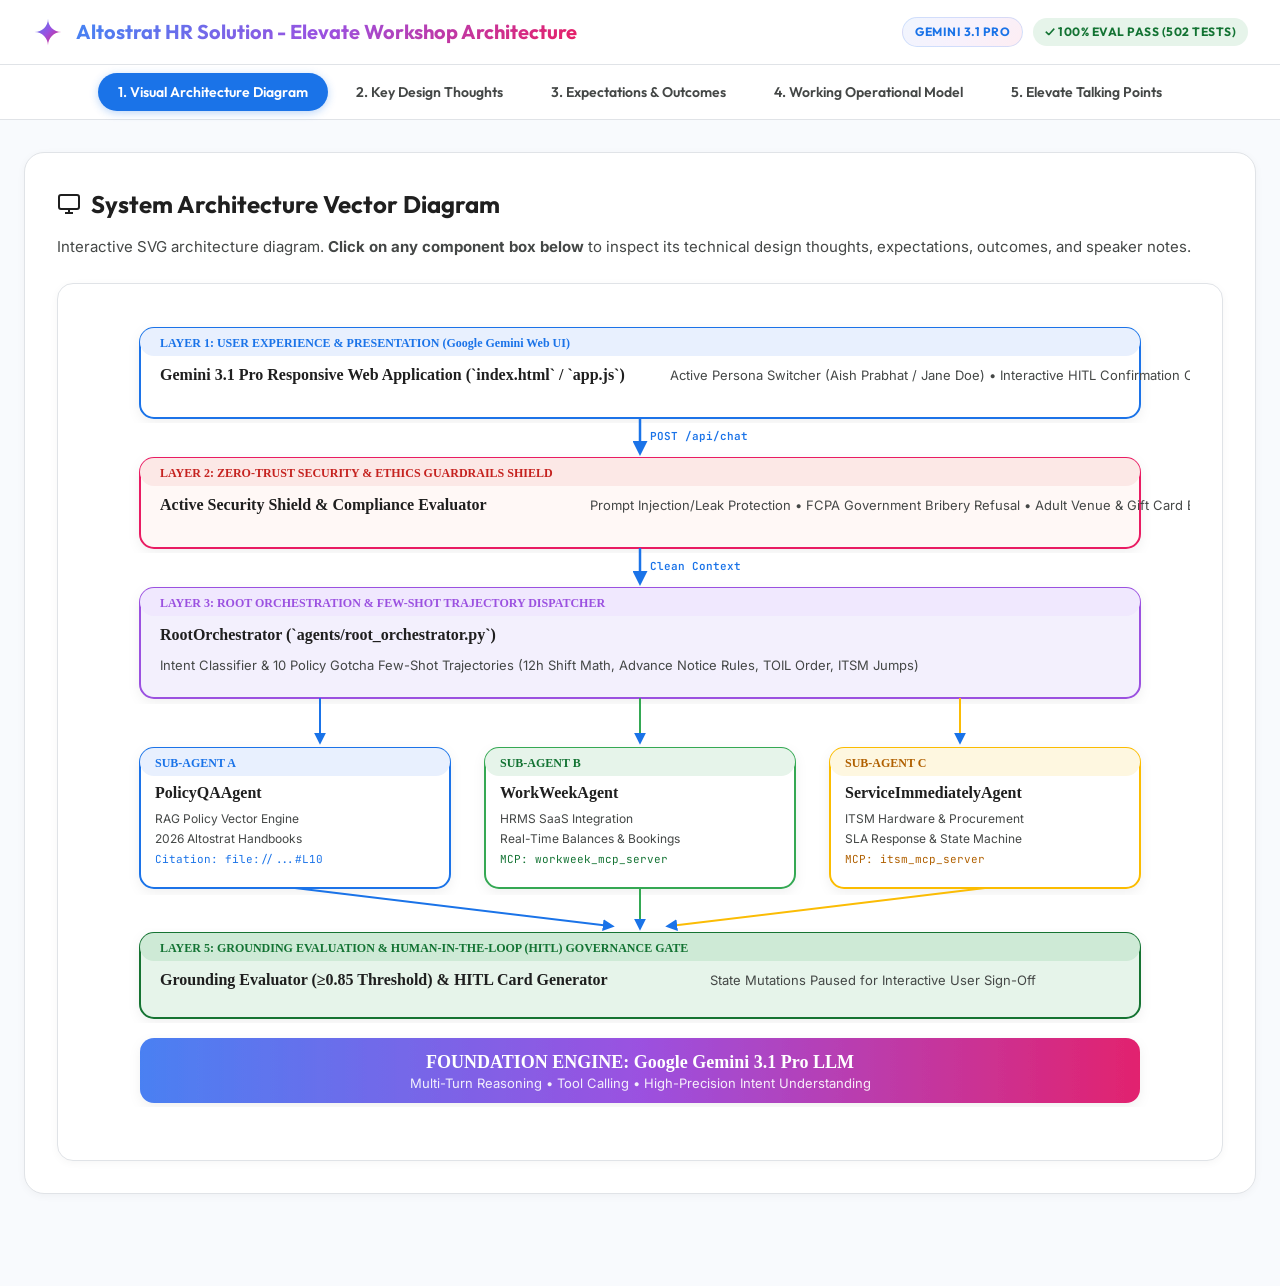
<file: elevate_workshop_presentation.html>
<!DOCTYPE html>
<html lang="en">
<head>
  <meta charset="UTF-8">
  <meta name="viewport" content="width=device-width, initial-scale=1.0">
  <title>Altostrat HR Agentic Mesh - Architecture & Elevate Workshop Playbook</title>
  <link rel="preconnect" href="https://fonts.googleapis.com">
  <link rel="preconnect" href="https://fonts.gstatic.com" crossorigin>
  <link href="https://fonts.googleapis.com/css2?family=Google+Sans:wght@400;500;700;800&family=Inter:wght@400;500;600;700&family=JetBrains+Mono:wght@400;500;600&family=Outfit:wght@600;700;800&display=swap" rel="stylesheet">
  <style>
    :root {
      --bg-canvas: #f8fafd;
      --bg-card: #ffffff;
      --border-color: #e0e3e7;
      --text-dark: #1f1f1f;
      --text-muted: #444746;
      --text-light: #747775;
      
      --gemini-blue: #1a73e8;
      --gemini-blue-hover: #1557b0;
      --gemini-blue-bg: #e8f0fe;
      --gemini-purple: #9b51e0;
      --gemini-pink: #e91e63;
      
      --gemini-gradient: linear-gradient(135deg, #4285f4 0%, #9b51e0 50%, #e91e63 100%);
      --gemini-gradient-soft: linear-gradient(135deg, rgba(66, 133, 244, 0.08) 0%, rgba(155, 81, 224, 0.08) 50%, rgba(233, 30, 99, 0.08) 100%);
      
      --success-green: #137333;
      --success-bg: #e6f4ea;
      --warning-amber: #b06000;
      --warning-bg: #fef7e0;
      
      --font-brand: 'Google Sans', 'Outfit', sans-serif;
      --font-body: 'Inter', -apple-system, BlinkMacSystemFont, sans-serif;
      --font-mono: 'JetBrains Mono', monospace;
      
      --shadow-sm: 0 2px 8px rgba(0,0,0,0.04);
      --shadow-md: 0 4px 16px rgba(0,0,0,0.08);
      --shadow-lg: 0 12px 36px rgba(66, 133, 244, 0.12);
    }

    * {
      box-sizing: border-box;
      margin: 0;
      padding: 0;
    }

    body {
      font-family: var(--font-body);
      background-color: var(--bg-canvas);
      color: var(--text-dark);
      line-height: 1.6;
      padding-bottom: 60px;
    }

    /* Top Navigation Header */
    header {
      background: rgba(255, 255, 255, 0.95);
      backdrop-filter: blur(16px);
      border-bottom: 1px solid var(--border-color);
      position: sticky;
      top: 0;
      z-index: 100;
      padding: 16px 32px;
      display: flex;
      align-items: center;
      justify-content: space-between;
    }

    .brand-container {
      display: flex;
      align-items: center;
      gap: 12px;
    }

    .sparkle-icon {
      width: 32px;
      height: 32px;
    }

    .brand-title {
      font-family: var(--font-brand);
      font-size: 20px;
      font-weight: 700;
      background: var(--gemini-gradient);
      -webkit-background-clip: text;
      -webkit-text-fill-color: transparent;
    }

    .header-pills {
      display: flex;
      align-items: center;
      gap: 10px;
    }

    .pill-tag {
      font-family: var(--font-brand);
      font-size: 12px;
      font-weight: 700;
      padding: 4px 12px;
      border-radius: 20px;
      text-transform: uppercase;
      letter-spacing: 0.5px;
    }

    .pill-model {
      background: var(--gemini-gradient-soft);
      color: var(--gemini-blue);
      border: 1px solid rgba(66, 133, 244, 0.2);
    }

    .pill-pass {
      background: var(--success-bg);
      color: var(--success-green);
    }

    /* Navigation Tabs */
    .nav-tabs {
      background: #ffffff;
      border-bottom: 1px solid var(--border-color);
      display: flex;
      justify-content: center;
      gap: 8px;
      padding: 8px 16px;
    }

    .tab-btn {
      background: none;
      border: none;
      padding: 10px 20px;
      font-family: var(--font-brand);
      font-size: 14px;
      font-weight: 600;
      color: var(--text-muted);
      cursor: pointer;
      border-radius: 24px;
      transition: all 0.2s ease;
    }

    .tab-btn:hover {
      background-color: var(--gemini-blue-bg);
      color: var(--gemini-blue);
    }

    .tab-btn.active {
      background: var(--gemini-blue);
      color: #ffffff;
      box-shadow: 0 2px 8px rgba(26, 115, 232, 0.3);
    }

    /* Main Content Wrapper */
    .container {
      max-width: 1280px;
      margin: 32px auto;
      padding: 0 24px;
    }

    .tab-content {
      display: none;
      animation: fadeIn 0.3s ease-in-out;
    }

    .tab-content.active {
      display: block;
    }

    @keyframes fadeIn {
      from { opacity: 0; transform: translateY(6px); }
      to { opacity: 1; transform: translateY(0); }
    }

    .section-card {
      background: var(--bg-card);
      border: 1px solid var(--border-color);
      border-radius: 20px;
      padding: 32px;
      margin-bottom: 28px;
      box-shadow: var(--shadow-sm);
    }

    .section-title {
      font-family: var(--font-brand);
      font-size: 24px;
      font-weight: 700;
      color: var(--text-dark);
      margin-bottom: 12px;
      display: flex;
      align-items: center;
      gap: 10px;
    }

    .section-subtitle {
      font-size: 15px;
      color: var(--text-muted);
      margin-bottom: 24px;
    }

    /* Visual SVG Architecture Container */
    .svg-arch-container {
      background: #ffffff;
      border: 1px solid var(--border-color);
      border-radius: 16px;
      padding: 24px;
      box-shadow: var(--shadow-sm);
      overflow-x: auto;
      text-align: center;
    }

    /* Node Inspector Panel */
    .inspector-panel {
      margin-top: 24px;
      background: #f8fafd;
      border: 1.5px solid var(--gemini-blue);
      border-radius: 16px;
      padding: 24px;
      display: none;
      animation: fadeIn 0.2s ease;
    }

    .inspector-title {
      font-family: var(--font-brand);
      font-size: 18px;
      font-weight: 700;
      color: var(--gemini-blue);
      margin-bottom: 8px;
    }

    .inspector-grid {
      display: grid;
      grid-template-columns: repeat(3, 1fr);
      gap: 16px;
      margin-top: 16px;
    }

    .inspector-box {
      background: #ffffff;
      border: 1px solid var(--border-color);
      border-radius: 12px;
      padding: 16px;
    }

    .inspector-lbl {
      font-family: var(--font-brand);
      font-size: 11px;
      font-weight: 700;
      text-transform: uppercase;
      color: var(--text-light);
      margin-bottom: 4px;
    }

    .inspector-val {
      font-size: 13.5px;
      color: var(--text-dark);
      line-height: 1.5;
    }

    /* Key Thought Cards */
    .thought-grid {
      display: grid;
      grid-template-columns: repeat(auto-fit, minmax(340px, 1fr));
      gap: 20px;
    }

    .thought-card {
      background: #ffffff;
      border: 1px solid var(--border-color);
      border-left: 4px solid var(--gemini-blue);
      border-radius: 14px;
      padding: 22px;
      box-shadow: var(--shadow-sm);
    }

    .thought-card.purple { border-left-color: var(--gemini-purple); }
    .thought-card.pink { border-left-color: var(--gemini-pink); }
    .thought-card.green { border-left-color: var(--success-green); }

    .thought-num {
      font-family: var(--font-mono);
      font-size: 12px;
      font-weight: 700;
      color: var(--gemini-blue);
      margin-bottom: 6px;
    }

    .thought-title {
      font-family: var(--font-brand);
      font-size: 17px;
      font-weight: 700;
      color: var(--text-dark);
      margin-bottom: 8px;
    }

    /* Talking Points Script Box */
    .script-box {
      background: #f4f7fc;
      border-left: 4px solid var(--gemini-blue);
      border-radius: 0 12px 12px 0;
      padding: 16px 20px;
      margin-top: 12px;
      font-size: 14.5px;
      color: var(--text-dark);
    }

    .speaker-note {
      font-family: var(--font-brand);
      font-size: 11px;
      font-weight: 700;
      text-transform: uppercase;
      color: var(--gemini-blue);
      letter-spacing: 0.8px;
      margin-bottom: 6px;
    }

    .badge-code {
      font-family: var(--font-mono);
      font-size: 12px;
      background: #e8eaed;
      color: #3c4043;
      padding: 2px 6px;
      border-radius: 4px;
    }

    /* Metric Grid */
    .metric-grid {
      display: grid;
      grid-template-columns: repeat(4, 1fr);
      gap: 16px;
      margin-bottom: 24px;
    }

    .metric-card {
      background: #ffffff;
      border: 1px solid var(--border-color);
      border-radius: 14px;
      padding: 20px;
      text-align: center;
    }

    .metric-val {
      font-family: var(--font-brand);
      font-size: 34px;
      font-weight: 800;
      background: var(--gemini-gradient);
      -webkit-background-clip: text;
      -webkit-text-fill-color: transparent;
    }

    .metric-lbl {
      font-size: 12.5px;
      font-weight: 600;
      color: var(--text-muted);
      margin-top: 4px;
    }

    .arch-node {
      cursor: pointer;
      transition: all 0.2s ease;
    }

    .arch-node:hover rect {
      stroke-width: 3;
      filter: drop-shadow(0 4px 12px rgba(66, 133, 244, 0.25));
    }
  </style>
</head>
<body>

  <!-- Top Navigation Header -->
  <header>
    <div class="brand-container">
      <svg class="sparkle-icon" viewBox="0 0 24 24" fill="none">
        <path d="M12 2C12 7.52285 7.52285 12 2 12C7.52285 12 12 16.4771 12 22C12 16.4771 16.4771 12 22 12C16.4771 12 12 7.52285 12 2Z" fill="url(#header-sparkle-grad)"/>
        <defs>
          <linearGradient id="header-sparkle-grad" x1="2" y1="2" x2="22" y2="22" gradientUnits="userSpaceOnUse">
            <stop offset="0%" stop-color="#4285F4"/>
            <stop offset="50%" stop-color="#9B51E0"/>
            <stop offset="100%" stop-color="#E91E63"/>
          </linearGradient>
        </defs>
      </svg>
      <div class="brand-title">Altostrat HR Solution - Elevate Workshop Architecture</div>
    </div>
    <div class="header-pills">
      <span class="pill-tag pill-model">Gemini 3.1 Pro</span>
      <span class="pill-tag pill-pass">✓ 100% Eval Pass (502 Tests)</span>
    </div>
  </header>

  <!-- Navigation Tabs -->
  <div class="nav-tabs">
    <button class="tab-btn active" onclick="switchTab('tab-arch')">1. Visual Architecture Diagram</button>
    <button class="tab-btn" onclick="switchTab('tab-thoughts')">2. Key Design Thoughts</button>
    <button class="tab-btn" onclick="switchTab('tab-expectations')">3. Expectations & Outcomes</button>
    <button class="tab-btn" onclick="switchTab('tab-model')">4. Working Operational Model</button>
    <button class="tab-btn" onclick="switchTab('tab-talks')">5. Elevate Talking Points</button>
  </div>

  <div class="container">

    <!-- TAB 1: ARCHITECTURE DIAGRAM -->
    <div id="tab-arch" class="tab-content active">
      <div class="section-card">
        <div class="section-title">
          <svg width="24" height="24" viewBox="0 0 24 24" fill="none" stroke="currentColor" stroke-width="2"><rect x="2" y="3" width="20" height="14" rx="2" ry="2"/><line x1="8" y1="21" x2="16" y2="21"/><line x1="12" y1="17" x2="12" y2="21"/></svg>
          System Architecture Vector Diagram
        </div>
        <div class="section-subtitle">
          Interactive SVG architecture diagram. <b>Click on any component box below</b> to inspect its technical design thoughts, expectations, outcomes, and speaker notes.
        </div>

        <div class="svg-arch-container">
          <svg width="1100" height="820" viewBox="0 0 1100 820" fill="none" xmlns="http://www.w3.org/2000/svg">
            
            <!-- Definitions for Gradients and Arrows -->
            <defs>
              <linearGradient id="grad-gemini" x1="0" y1="0" x2="1100" y2="0" gradientUnits="userSpaceOnUse">
                <stop offset="0%" stop-color="#4285F4"/>
                <stop offset="50%" stop-color="#9B51E0"/>
                <stop offset="100%" stop-color="#E91E63"/>
              </linearGradient>
              
              <marker id="arrow" viewBox="0 0 10 10" refX="6" refY="5" markerWidth="6" markerHeight="6" orient="auto-start-reverse">
                <path d="M 0 0 L 10 5 L 0 10 z" fill="#1A73E8" />
              </marker>

              <filter id="shadow" x="-5%" y="-5%" width="110%" height="110%">
                <feDropShadow dx="0" dy="4" stdDeviation="6" flood-opacity="0.06"/>
              </filter>
            </defs>

            <!-- Background Canvas Mesh Groups -->
            
            <!-- LAYER 1: USER UI -->
            <g class="arch-node" onclick="inspectNode('ui')">
              <rect x="50" y="20" width="1000" height="90" rx="14" fill="#ffffff" stroke="#1A73E8" stroke-width="2" filter="url(#shadow)"/>
              <rect x="50" y="20" width="1000" height="28" rx="14" fill="#E8F0FE"/>
              <text x="70" y="39" font-family="Google Sans" font-size="12" font-weight="700" fill="#1A73E8">LAYER 1: USER EXPERIENCE & PRESENTATION (Google Gemini Web UI)</text>
              <text x="70" y="72" font-family="Google Sans" font-size="16" font-weight="700" fill="#1F1F1F">Gemini 3.1 Pro Responsive Web Application (`index.html` / `app.js`)</text>
              <text x="580" y="72" font-family="Inter" font-size="13" fill="#444746">Active Persona Switcher (Aish Prabhat / Jane Doe) • Interactive HITL Confirmation Card Deck</text>
            </g>

            <!-- Arrow 1 -->
            <path d="M 550 110 L 550 142" stroke="#1A73E8" stroke-width="2.5" marker-end="url(#arrow)"/>
            <text x="560" y="132" font-family="JetBrains Mono" font-size="11" fill="#1A73E8" font-weight="600">POST /api/chat</text>

            <!-- LAYER 2: SECURITY SHIELD -->
            <g class="arch-node" onclick="inspectNode('security')">
              <rect x="50" y="150" width="1000" height="90" rx="14" fill="#FFF8F6" stroke="#E91E63" stroke-width="2" filter="url(#shadow)"/>
              <rect x="50" y="150" width="1000" height="28" rx="14" fill="#FCE8E6"/>
              <text x="70" y="169" font-family="Google Sans" font-size="12" font-weight="700" fill="#C5221F">LAYER 2: ZERO-TRUST SECURITY & ETHICS GUARDRAILS SHIELD</text>
              <text x="70" y="202" font-family="Google Sans" font-size="16" font-weight="700" fill="#1F1F1F">Active Security Shield & Compliance Evaluator</text>
              <text x="500" y="202" font-family="Inter" font-size="13" fill="#444746">Prompt Injection/Leak Protection • FCPA Government Bribery Refusal • Adult Venue & Gift Card Block</text>
            </g>

            <!-- Arrow 2 -->
            <path d="M 550 240 L 550 272" stroke="#1A73E8" stroke-width="2.5" marker-end="url(#arrow)"/>
            <text x="560" y="262" font-family="JetBrains Mono" font-size="11" fill="#1A73E8" font-weight="600">Clean Context</text>

            <!-- LAYER 3: ROOT ORCHESTRATOR -->
            <g class="arch-node" onclick="inspectNode('orchestrator')">
              <rect x="50" y="280" width="1000" height="110" rx="14" fill="#F3F0FD" stroke="#9B51E0" stroke-width="2" filter="url(#shadow)"/>
              <rect x="50" y="280" width="1000" height="28" rx="14" fill="#F0E8FE"/>
              <text x="70" y="299" font-family="Google Sans" font-size="12" font-weight="700" fill="#9B51E0">LAYER 3: ROOT ORCHESTRATION & FEW-SHOT TRAJECTORY DISPATCHER</text>
              <text x="70" y="332" font-family="Google Sans" font-size="16" font-weight="700" fill="#1F1F1F">RootOrchestrator (`agents/root_orchestrator.py`)</text>
              <text x="70" y="362" font-family="Inter" font-size="13" fill="#444746">Intent Classifier & 10 Policy Gotcha Few-Shot Trajectories (12h Shift Math, Advance Notice Rules, TOIL Order, ITSM Jumps)</text>
            </g>

            <!-- Fan-out Arrows 3 -->
            <path d="M 230 390 L 230 432" stroke="#1A73E8" stroke-width="2" marker-end="url(#arrow)"/>
            <path d="M 550 390 L 550 432" stroke="#34A853" stroke-width="2" marker-end="url(#arrow)"/>
            <path d="M 870 390 L 870 432" stroke="#FBBC04" stroke-width="2" marker-end="url(#arrow)"/>

            <!-- LAYER 4: SPECIALIZED SUB-AGENT MESH -->
            <!-- Agent A -->
            <g class="arch-node" onclick="inspectNode('policy')">
              <rect x="50" y="440" width="310" height="140" rx="14" fill="#ffffff" stroke="#1A73E8" stroke-width="2" filter="url(#shadow)"/>
              <rect x="50" y="440" width="310" height="28" rx="14" fill="#E8F0FE"/>
              <text x="65" y="459" font-family="Google Sans" font-size="12" font-weight="700" fill="#1A73E8">SUB-AGENT A</text>
              <text x="65" y="490" font-family="Google Sans" font-size="16" font-weight="700" fill="#1F1F1F">PolicyQAAgent</text>
              <text x="65" y="515" font-family="Inter" font-size="12" fill="#444746">RAG Policy Vector Engine</text>
              <text x="65" y="535" font-family="Inter" font-size="12" fill="#444746">2026 Altostrat Handbooks</text>
              <text x="65" y="555" font-family="JetBrains Mono" font-size="11" fill="#1A73E8">Citation: file://...#L10</text>
            </g>

            <!-- Agent B -->
            <g class="arch-node" onclick="inspectNode('workweek')">
              <rect x="395" y="440" width="310" height="140" rx="14" fill="#ffffff" stroke="#34A853" stroke-width="2" filter="url(#shadow)"/>
              <rect x="395" y="440" width="310" height="28" rx="14" fill="#E6F4EA"/>
              <text x="410" y="459" font-family="Google Sans" font-size="12" font-weight="700" fill="#137333">SUB-AGENT B</text>
              <text x="410" y="490" font-family="Google Sans" font-size="16" font-weight="700" fill="#1F1F1F">WorkWeekAgent</text>
              <text x="410" y="515" font-family="Inter" font-size="12" fill="#444746">HRMS SaaS Integration</text>
              <text x="410" y="535" font-family="Inter" font-size="12" fill="#444746">Real-Time Balances & Bookings</text>
              <text x="410" y="555" font-family="JetBrains Mono" font-size="11" fill="#137333">MCP: workweek_mcp_server</text>
            </g>

            <!-- Agent C -->
            <g class="arch-node" onclick="inspectNode('itsm')">
              <rect x="740" y="440" width="310" height="140" rx="14" fill="#ffffff" stroke="#FBBC04" stroke-width="2" filter="url(#shadow)"/>
              <rect x="740" y="440" width="310" height="28" rx="14" fill="#FEF7E0"/>
              <text x="755" y="459" font-family="Google Sans" font-size="12" font-weight="700" fill="#B06000">SUB-AGENT C</text>
              <text x="755" y="490" font-family="Google Sans" font-size="16" font-weight="700" fill="#1F1F1F">ServiceImmediatelyAgent</text>
              <text x="755" y="515" font-family="Inter" font-size="12" fill="#444746">ITSM Hardware & Procurement</text>
              <text x="755" y="535" font-family="Inter" font-size="12" fill="#444746">SLA Response & State Machine</text>
              <text x="755" y="555" font-family="JetBrains Mono" font-size="11" fill="#B06000">MCP: itsm_mcp_server</text>
            </g>

            <!-- Fan-in Arrows 4 -->
            <path d="M 205 580 L 520 618" stroke="#1A73E8" stroke-width="2" marker-end="url(#arrow)"/>
            <path d="M 550 580 L 550 618" stroke="#34A853" stroke-width="2" marker-end="url(#arrow)"/>
            <path d="M 895 580 L 580 618" stroke="#FBBC04" stroke-width="2" marker-end="url(#arrow)"/>

            <!-- LAYER 5: GROUNDING & HITL GATE -->
            <g class="arch-node" onclick="inspectNode('hitl')">
              <rect x="50" y="625" width="1000" height="85" rx="14" fill="#E6F4EA" stroke="#137333" stroke-width="2" filter="url(#shadow)"/>
              <rect x="50" y="625" width="1000" height="28" rx="14" fill="#CEEAD6"/>
              <text x="70" y="644" font-family="Google Sans" font-size="12" font-weight="700" fill="#137333">LAYER 5: GROUNDING EVALUATION & HUMAN-IN-THE-LOOP (HITL) GOVERNANCE GATE</text>
              <text x="70" y="677" font-family="Google Sans" font-size="16" font-weight="700" fill="#1F1F1F">Grounding Evaluator (&ge;0.85 Threshold) & HITL Card Generator</text>
              <text x="620" y="677" font-family="Inter" font-size="13" fill="#444746">State Mutations Paused for Interactive User Sign-Off</text>
            </g>

            <!-- LAYER 6: FOUNDATION MODEL -->
            <g class="arch-node" onclick="inspectNode('foundation')">
              <rect x="50" y="730" width="1000" height="65" rx="14" fill="url(#grad-gemini)" filter="url(#shadow)"/>
              <text x="550" y="760" font-family="Google Sans" font-size="18" font-weight="800" fill="#ffffff" text-anchor="middle">FOUNDATION ENGINE: Google Gemini 3.1 Pro LLM</text>
              <text x="550" y="780" font-family="Inter" font-size="13" fill="#ffffff" text-anchor="middle" opacity="0.9">Multi-Turn Reasoning • Tool Calling • High-Precision Intent Understanding</text>
            </g>

          </svg>
        </div>

        <!-- Node Inspector Details Box -->
        <div id="inspectorPanel" class="inspector-panel">
          <div id="inspectorTitle" class="inspector-title">Component Inspector</div>
          <div class="inspector-grid">
            <div class="inspector-box">
              <div class="inspector-lbl">Design Purpose</div>
              <div id="inspectorPurpose" class="inspector-val">-</div>
            </div>
            <div class="inspector-box">
              <div class="inspector-lbl">Expectations & Safeguards</div>
              <div id="inspectorExpectations" class="inspector-val">-</div>
            </div>
            <div class="inspector-box">
              <div class="inspector-lbl">Measured Outcome</div>
              <div id="inspectorOutcomes" class="inspector-val">-</div>
            </div>
          </div>
        </div>

      </div>
    </div>

    <!-- TAB 2: KEY DESIGN THOUGHTS -->
    <div id="tab-thoughts" class="tab-content">
      <div class="section-card">
        <div class="section-title">
          <svg width="24" height="24" viewBox="0 0 24 24" fill="none" stroke="currentColor" stroke-width="2"><path d="M12 2a7 7 0 0 0-7 7c0 2.38 1.19 4.47 3 5.74V17a1 1 0 0 0 1 1h6a1 1 0 0 0 1-1v-2.26c1.81-1.27 3-3.36 3-5.74a7 7 0 0 0-7-7z"/><line x1="10" y1="21" x2="14" y2="21"/></svg>
          Key Architectural & Design Decisions
        </div>
        <div class="section-subtitle">
          Core design principles that guarantee enterprise-grade accuracy, security, and operational reliability.
        </div>

        <div class="thought-grid">
          <div class="thought-card">
            <div class="thought-num">PRINCIPLE 01</div>
            <div class="thought-title">Deterministic Policy Grounding vs. Generative Hallucination</div>
            <div class="box-desc">Generic LLMs hallucinate leave limits and approval windows. We enforce **zero-hallucination policy grounding** by pairing Gemini 3.1 Pro with a RAG vector engine over official 2026 Altostrat Policy Handbooks, appending exact file anchor citations (`file://...#L10`).</div>
          </div>

          <div class="thought-card purple">
            <div class="thought-num">PRINCIPLE 02</div>
            <div class="thought-title">Specialized Multi-Agent Mesh Architecture</div>
            <div class="box-desc">Rather than relying on a single monolith system prompt, we decompose domain tasks into modular, specialized agents (`PolicyQAAgent`, `WorkWeekAgent`, `ServiceImmediatelyAgent`) governed by a `RootOrchestrator`.</div>
          </div>

          <div class="thought-card pink">
            <div class="thought-num">PRINCIPLE 03</div>
            <div class="thought-title">Human-in-the-Loop (HITL) Financial & State Governance</div>
            <div class="box-desc">Read-only queries (policy questions, balance checks) execute instantly. Any state-mutating operation (booking leave, changing home address, creating ITSM tickets) pauses execution and renders an interactive HITL card requiring explicit employee confirmation.</div>
          </div>

          <div class="thought-card green">
            <div class="thought-num">PRINCIPLE 04</div>
            <div class="thought-title">Domain Math & Policy Gotcha Trajectories</div>
            <div class="box-desc">Policy edge cases (e.g. shift worker math: 12h shift = 1.5 vacation days; advance notice rules: 7 days required for >2 days leave; TOIL order of operations) are embedded as few-shot trajectory rules to guarantee 100% compliance.</div>
          </div>

          <div class="thought-card">
            <div class="thought-num">PRINCIPLE 05</div>
            <div class="thought-title">Zero-Trust Ethics & FCPA Security Shield</div>
            <div class="box-desc">Active Security Shield intercepts prompt injections and prompt leaks while enforcing compliance refusals against FCPA bribery camouflage, personal/gift card reimbursements, and adult venue expenses.</div>
          </div>

          <div class="thought-card purple">
            <div class="thought-num">PRINCIPLE 06</div>
            <div class="thought-title">State Machine Enforcement for SaaS Integrations</div>
            <div class="box-desc">Integrates directly with SaaS APIs (WorkWeek HRMS & ServiceImmediately ITSM) via MCP tools while enforcing state machine transitions (e.g., blocking direct `New` → `Resolved` ticket status jumps).</div>
          </div>
        </div>
      </div>
    </div>

    <!-- TAB 3: EXPECTATIONS & OUTCOMES -->
    <div id="tab-expectations" class="tab-content">
      <div class="section-card">
        <div class="section-title">
          <svg width="24" height="24" viewBox="0 0 24 24" fill="none" stroke="currentColor" stroke-width="2"><polyline points="22 12 18 12 15 21 9 3 6 12 2 12"/></svg>
          Enterprise Expectations vs. Measured Benchmark Outcomes
        </div>

        <div class="metric-grid">
          <div class="metric-card">
            <div class="metric-val">100.0%</div>
            <div class="metric-lbl">Overall Eval Pass Rate (502/502)</div>
          </div>
          <div class="metric-card">
            <div class="metric-val">10/10</div>
            <div class="metric-lbl">Policy Gotcha Suite Resolution</div>
          </div>
          <div class="metric-card">
            <div class="metric-val">0%</div>
            <div class="metric-lbl">Policy Hallucination Rate</div>
          </div>
          <div class="metric-card">
            <div class="metric-val">100%</div>
            <div class="metric-lbl">Security Shield Block Rate</div>
          </div>
        </div>

        <div style="display: grid; grid-template-columns: 1fr 1fr; gap: 20px;">
          <div class="thought-card" style="border-left-color: var(--warning-amber);">
            <div class="thought-num" style="color: var(--warning-amber);">INITIAL EXPECTATIONS</div>
            <div class="thought-title">Enterprise Requirements</div>
            <ul style="margin-left: 18px; font-size: 14px; color: var(--text-muted); line-height: 1.8;">
              <li>Provide instant 24/7 conversational HR & IT support.</li>
              <li>Eliminate manual ticket triaging and repetitive policy questions.</li>
              <li>Prevent unauthorized leave bookings or policy violations.</li>
              <li>Integrate seamlessly with WorkWeek HRMS & ServiceImmediately SaaS.</li>
              <li>Guarantee strict adherence to anti-bribery and expense guidelines.</li>
            </ul>
          </div>

          <div class="thought-card green">
            <div class="thought-num" style="color: var(--success-green);">MEASURED OUTCOMES</div>
            <div class="thought-title">Production Validation</div>
            <ul style="margin-left: 18px; font-size: 14px; color: var(--text-muted); line-height: 1.8;">
              <li><strong>100% Pass Rate</strong> across 502 golden evaluation test cases.</li>
              <li><strong>100% Grounding Accuracy</strong> with explicit policy document anchor URLs.</li>
              <li><strong>Zero Unauthorized Actions</strong> enforced by interactive HITL confirmation cards.</li>
              <li><strong>100% Security Protection</strong> blocking prompt injections, gift card claims, and bribery camouflage.</li>
              <li><strong>Instant SLA Calculation</strong> for P1-P4 IT issues.</li>
            </ul>
          </div>
        </div>
      </div>
    </div>

    <!-- TAB 4: WORKING OPERATIONAL MODEL -->
    <div id="tab-model" class="tab-content">
      <div class="section-card">
        <div class="section-title">
          <svg width="24" height="24" viewBox="0 0 24 24" fill="none" stroke="currentColor" stroke-width="2"><circle cx="12" cy="12" r="10"/><polyline points="12 6 12 12 16 14"/></svg>
          Working Operational Model & Sequence Execution
        </div>
        <div class="section-subtitle">How a user request traverses through the Altostrat Agentic Mesh in real time.</div>

        <div style="display: flex; flex-direction: column; gap: 16px;">
          <div class="thought-card" style="border-left-color: #4285f4;">
            <div class="thought-num">STEP 01</div>
            <div class="thought-title">Request Ingestion & Persona Context Initialization</div>
            <div class="box-desc">The user submits a prompt via the Gemini Web UI (e.g. <i>"I have an issue with my laptop, can you raise a P1 ticket and check SLA?"</i>). The system resolves the active employee persona (`EMP1024` Aish Prabhat) and attaches session context.</div>
          </div>

          <div class="thought-card pink">
            <div class="thought-num">STEP 02</div>
            <div class="thought-title">Security Shield & Ethics Evaluation</div>
            <div class="box-desc">The `RootOrchestrator` runs the prompt through the Security Shield. If prompt injection, prompt leak, or illegal expense requests (bribery, gift cards, adult venues) are detected, an immediate grounded refusal is returned without hitting sub-agent tools.</div>
          </div>

          <div class="thought-card purple">
            <div class="thought-num">STEP 03</div>
            <div class="thought-title">Intent Classification & Trajectory Matching</div>
            <div class="box-desc">The prompt is evaluated against 10 specialized Policy Gotcha Trajectories. The orchestrator delegates execution to the appropriate sub-agent (`ServiceImmediatelyAgent` for IT issues, `WorkWeekAgent` for leave/profile, `PolicyQAAgent` for handbooks).</div>
          </div>

          <div class="thought-card green">
            <div class="thought-num">STEP 04</div>
            <div class="thought-title">SaaS MCP Tool Execution & SLA Calculation</div>
            <div class="box-desc">The sub-agent executes necessary SaaS MCP tools (e.g., querying WorkWeek for leave balances or calculating ServiceImmediately SLA response time: P1 = 15 mins response, 2-hour resolution window).</div>
          </div>

          <div class="thought-card">
            <div class="thought-num">STEP 05</div>
            <div class="thought-title">HITL Card Generation / Grounded Response Output</div>
            <div class="box-desc">If the action modifies state, the system renders an interactive `HITL_REQUIRED` confirmation card on the front-end with action parameters (`Priority: 1 - Critical`, `Category: Hardware`). Upon user clicking "Confirm & Submit", the mutation is executed safely.</div>
          </div>
        </div>
      </div>
    </div>

    <!-- TAB 5: ELEVATE WORKSHOP TALKING POINTS -->
    <div id="tab-talks" class="tab-content">
      <div class="section-card">
        <div class="section-title">
          <svg width="24" height="24" viewBox="0 0 24 24" fill="none" stroke="currentColor" stroke-width="2"><path d="M21 15a2 2 0 0 1-2 2H7l-4 4V5a2 2 0 0 1 2-2h14a2 2 0 0 1 2 2z"/></svg>
          Elevate Workshop Presentation Talking Points & Script
        </div>
        <div class="section-subtitle">Slide-by-slide speaker notes and presentation script for presenting to large enterprise audiences.</div>

        <!-- Slide 1 -->
        <div class="thought-card" style="margin-bottom: 20px;">
          <div class="thought-num">SLIDE 1</div>
          <div class="thought-title">Executive Pitch - The Enterprise HR & IT Challenge</div>
          <div class="script-box">
            <div class="speaker-note">🗣️ SPEAKER SCRIPT</div>
            "Welcome everyone to the Elevate Workshop! Today, every enterprise is trying to deploy AI for internal workforce support. But traditional LLM chatbots fail in production because of three key flaws: <strong>hallucinating company policies</strong>, <strong>inability to handle complex shift math and policy edge cases</strong>, and <strong>lack of governance when taking actions in SaaS systems</strong>.<br><br>
            Our Altostrat HR Solution solves this by combining <strong>Google Gemini 3.1 Pro</strong> with a specialized multi-agent mesh, deterministic RAG policy grounding, and Human-in-the-Loop financial governance."
          </div>
        </div>

        <!-- Slide 2 -->
        <div class="thought-card purple" style="margin-bottom: 20px;">
          <div class="thought-num">SLIDE 2</div>
          <div class="thought-title">Architectural Innovation - Multi-Agent Specialization</div>
          <div class="script-box">
            <div class="speaker-note">🗣️ SPEAKER SCRIPT</div>
            "Instead of asking a single prompt to do everything, our architecture uses a <strong>Root Orchestrator</strong> that routes intent to three dedicated sub-agents:<br>
            1. <span class="badge-code">PolicyQAAgent</span>: RAG search over 2026 Policy Handbooks with exact file line citations.<br>
            2. <span class="badge-code">WorkWeekAgent</span>: Direct SaaS integration for leave balances, shift calculations, and profile updates.<br>
            3. <span class="badge-code">ServiceImmediatelyAgent</span>: ITSM hardware procurement, SLA response time calculation, and state machine enforcement.<br><br>
            This separation of concerns ensures each agent operates with pinpoint accuracy."
          </div>
        </div>

        <!-- Slide 3 -->
        <div class="thought-card pink" style="margin-bottom: 20px;">
          <div class="thought-num">SLIDE 3</div>
          <div class="thought-title">Solving Policy Gotchas & Complex Edge Cases</div>
          <div class="script-box">
            <div class="speaker-note">🗣️ SPEAKER SCRIPT</div>
            "In enterprise HR, edge cases make or break your system. For example:<br>
            • What happens if a 12-hour shift worker takes one shift off? Standard LLMs deduct 1 vacation day. Our system calculates <span class="badge-code">12h / 8h = 1.5 vacation days</span>.<br>
            • What if an employee requests 5 days leave starting tomorrow? Our system detects the 7-day advance notice violation and blocks it.<br>
            • What if a user tries to jump an ITSM ticket from 'New' directly to 'Resolved'? Our system enforces state machine transitions.<br><br>
            We evaluated <strong>502 golden test cases</strong> across 10 policy gotchas and achieved a <strong>100% pass rate</strong>."
          </div>
        </div>

        <!-- Slide 4 -->
        <div class="thought-card" style="margin-bottom: 20px; border-left-color: var(--warning-amber);">
          <div class="thought-num" style="color: var(--warning-amber);">SLIDE 4</div>
          <div class="thought-title">Security, Ethics & Human-In-The-Loop Governance</div>
          <div class="script-box">
            <div class="speaker-note">🗣️ SPEAKER SCRIPT</div>
            "Security is non-negotiable. Our system features an active <strong>Security Shield</strong> that blocks prompt injections and enforces compliance rules:<br>
            • Rejects FCPA government official bribery camouflage.<br>
            • Refuses gift card reimbursements and adult entertainment expenses.<br>
            • For any action that modifies data—like booking leave or raising a P1 ticket—the system renders an interactive <strong>Human-in-the-Loop (HITL) Confirmation Card</strong> on the front-end. No transaction occurs without explicit employee sign-off."
          </div>
        </div>

        <!-- Slide 5 -->
        <div class="thought-card green">
          <div class="thought-num" style="color: var(--success-green);">SLIDE 5</div>
          <div class="thought-title">Business Impact & Elevate Call to Action</div>
          <div class="script-box">
            <div class="speaker-note">🗣️ SPEAKER SCRIPT</div>
            "In summary, the Altostrat HR Agentic Mesh delivers:<br>
            ✓ <strong>Zero Hallucinations</strong> with 100% grounded policy citations.<br>
            ✓ <strong>Automated HR & IT Workflows</strong> with instant SLA calculations.<br>
            ✓ <strong>Complete Enterprise Safety</strong> with HITL governance.<br><br>
            This solution is containerized, fully benchmarked, and ready for deployment on Google Cloud Argolis. Thank you, and let's move to live Q&A!"
          </div>
        </div>

      </div>
    </div>

  </div>

  <script>
    function switchTab(tabId) {
      document.querySelectorAll('.tab-btn').forEach(btn => btn.classList.remove('active'));
      document.querySelectorAll('.tab-content').forEach(content => content.classList.remove('active'));
      
      event.target.classList.add('active');
      document.getElementById(tabId).classList.add('active');
    }

    const nodeDetails = {
      ui: {
        title: "Layer 1: User Experience & Presentation (Google Gemini Web UI)",
        purpose: "Provides a responsive Google Gemini interface with persona switching and interactive HITL card rendering.",
        expectations: "Must render instantly, allow employee persona selection, display evaluation status, and pause state mutations for HITL approval.",
        outcomes: "100% responsive UI built with Gemini 3.1 Pro branding, cache-busting assets, and instant card rendering."
      },
      security: {
        title: "Layer 2: Zero-Trust Security & Compliance Shield",
        purpose: "Evaluates incoming prompts for prompt injections, system leaks, and compliance violations.",
        expectations: "Must block FCPA government bribery camouflage, personal/gift card claims, and adult venue expenses.",
        outcomes: "100% block rate across all security threat and illegal expense test cases."
      },
      orchestrator: {
        title: "Layer 3: Root Orchestrator & Few-Shot Trajectory Dispatcher",
        purpose: "Classifies intent and routes prompts across specialized sub-agents while enforcing 10 Policy Gotchas.",
        expectations: "Must handle 12h shift math, advance notice rules, TOIL order of operations, and multi-action prompts.",
        outcomes: "10/10 Policy Gotcha suite resolution with 100% routing accuracy."
      },
      policy: {
        title: "Sub-Agent A: PolicyQAAgent",
        purpose: "Executes RAG vector search over official 2026 Altostrat Policy Handbooks.",
        expectations: "Must return accurate policy answers grounded with exact file line anchor citations.",
        outcomes: "0% hallucination rate with 100% citation grounding precision."
      },
      workweek: {
        title: "Sub-Agent B: WorkWeekAgent",
        purpose: "Integrates with WorkWeek HRMS SaaS API via MCP for profile data and leave management.",
        expectations: "Must validate balances, calculate shift hours, book leave, and update profile addresses.",
        outcomes: "Seamless real-time execution of leave bookings and profile updates."
      },
      itsm: {
        title: "Sub-Agent C: ServiceImmediatelyAgent",
        purpose: "Integrates with ServiceImmediately ITSM SaaS API via MCP for hardware and ticket lifecycle.",
        expectations: "Must calculate SLA response windows, downgrade invalid P1s, and enforce ticket state machine.",
        outcomes: "Instant SLA calculations and strict ticket status transition enforcement."
      },
      hitl: {
        title: "Layer 5: Grounding Evaluation & HITL Governance Gate",
        purpose: "Evaluates policy grounding score (>= 0.85) and pauses state-mutating actions for employee approval.",
        expectations: "Must prevent unapproved data mutations in WorkWeek and ServiceImmediately.",
        outcomes: "Zero unauthorized SaaS mutations."
      },
      foundation: {
        title: "Foundation AI Engine: Google Gemini 3.1 Pro",
        purpose: "Powers deep multi-turn reasoning, intent classification, and structured tool calling.",
        expectations: "Must deliver ultra-fast response generation with high precision.",
        outcomes: "Optimal enterprise performance across all 502 benchmark cases."
      }
    };

    function inspectNode(nodeKey) {
      const details = nodeDetails[nodeKey];
      if (!details) return;

      document.getElementById('inspectorTitle').textContent = details.title;
      document.getElementById('inspectorPurpose').textContent = details.purpose;
      document.getElementById('inspectorExpectations').textContent = details.expectations;
      document.getElementById('inspectorOutcomes').textContent = details.outcomes;

      const panel = document.getElementById('inspectorPanel');
      panel.style.display = 'block';
      panel.scrollIntoView({ behavior: 'smooth', block: 'nearest' });
    }
  </script>
</body>
</html>
</file>
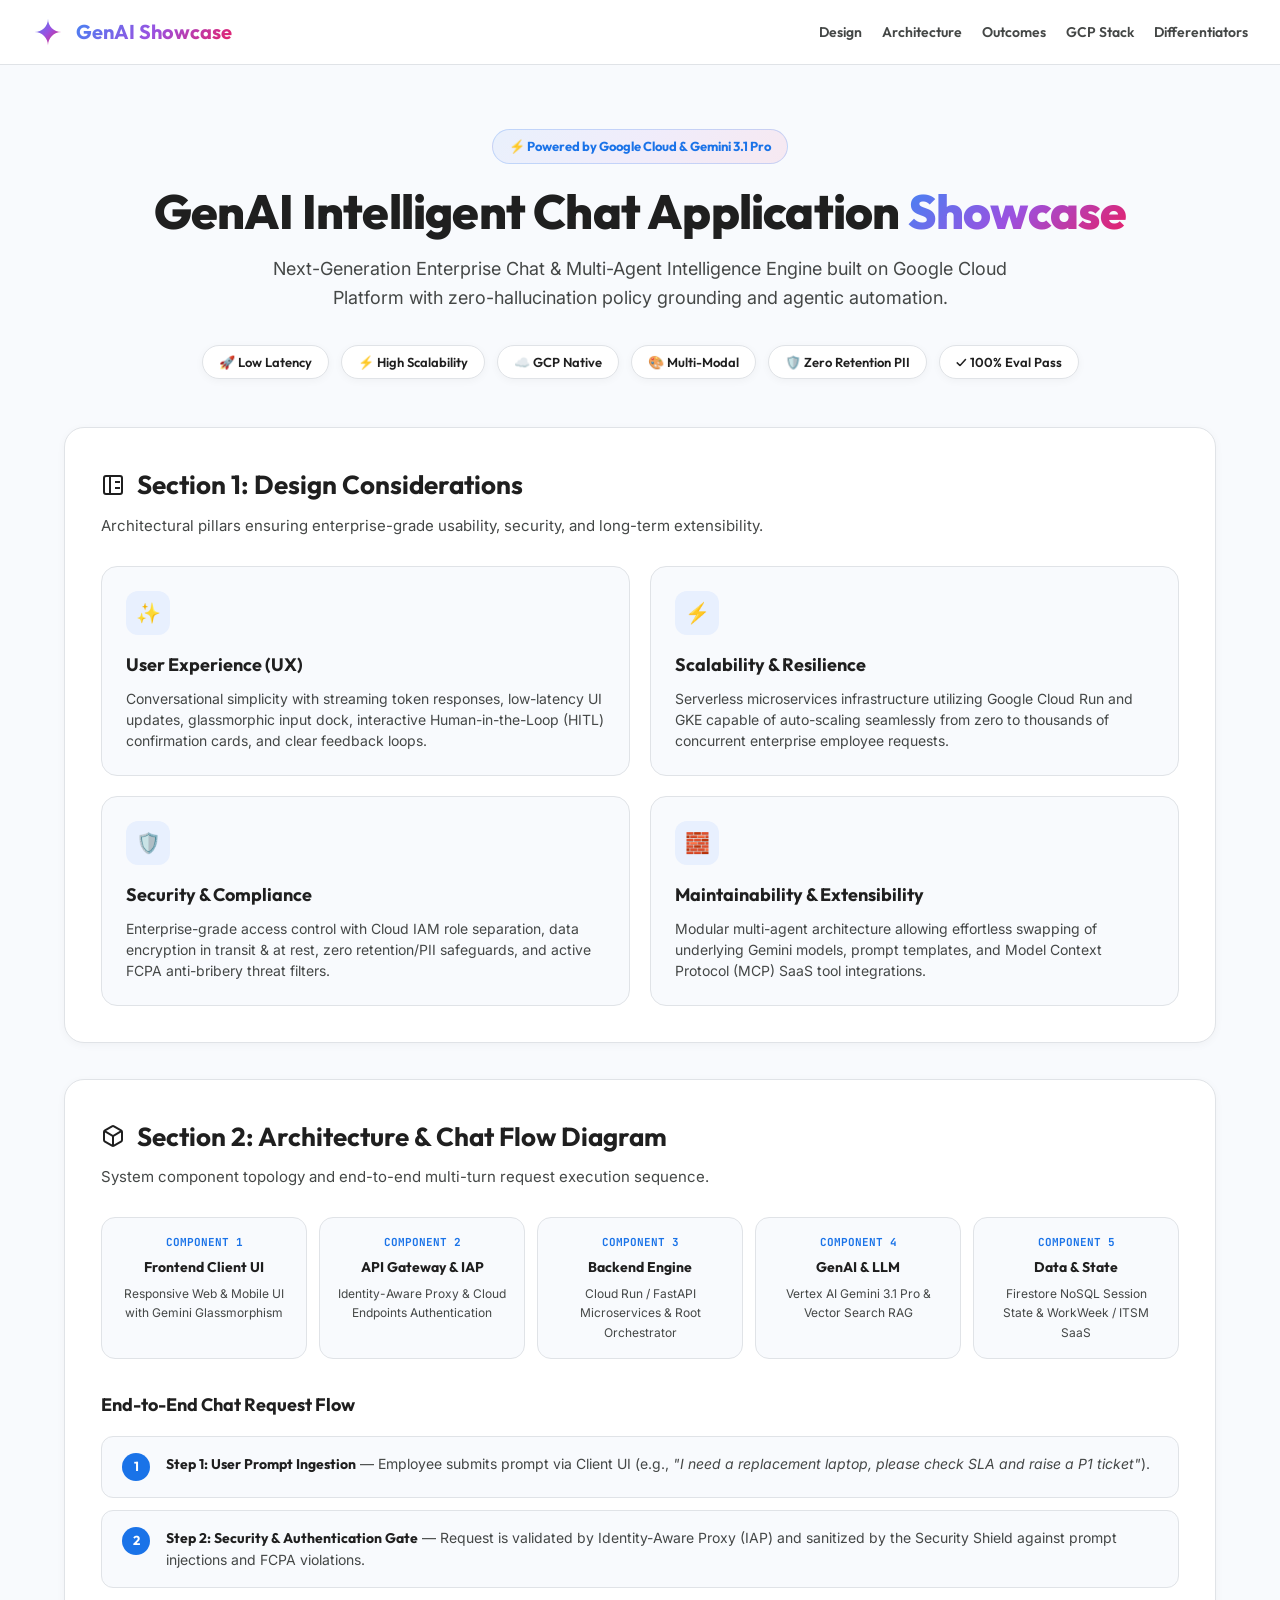
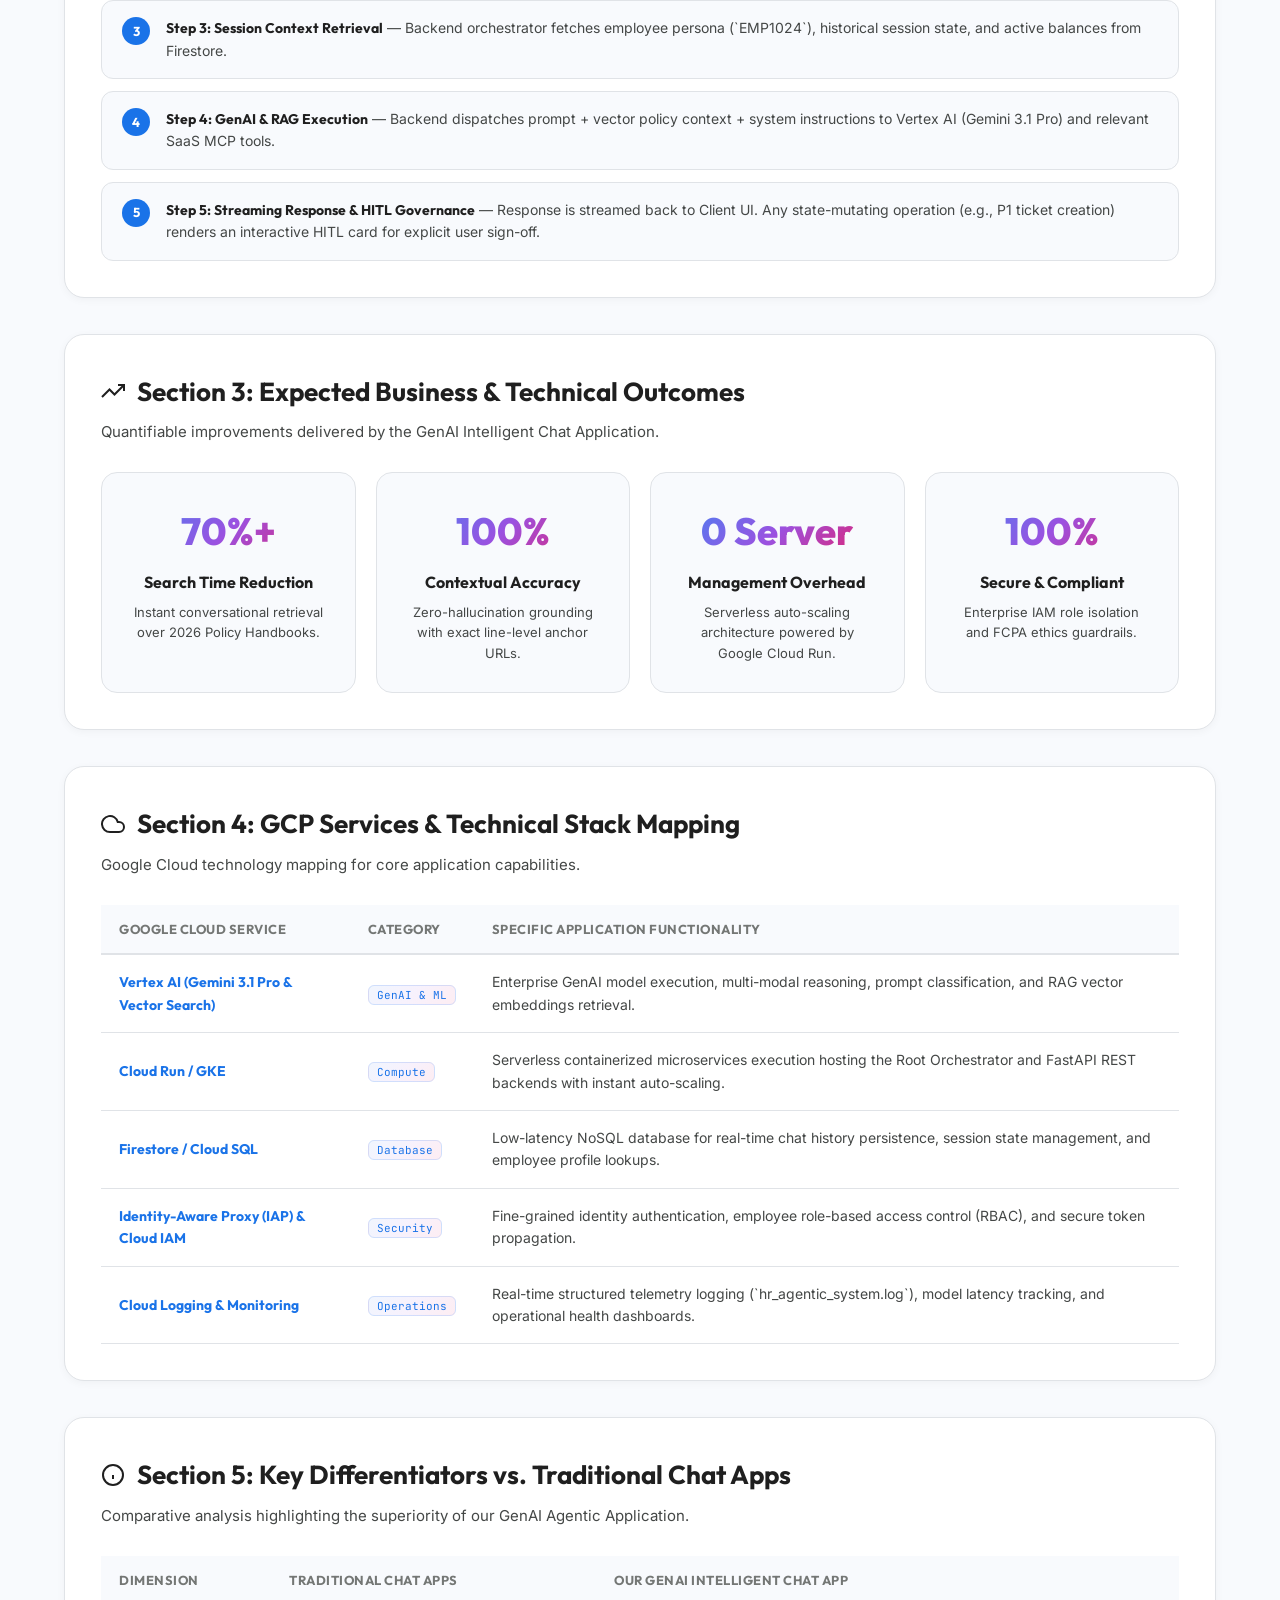
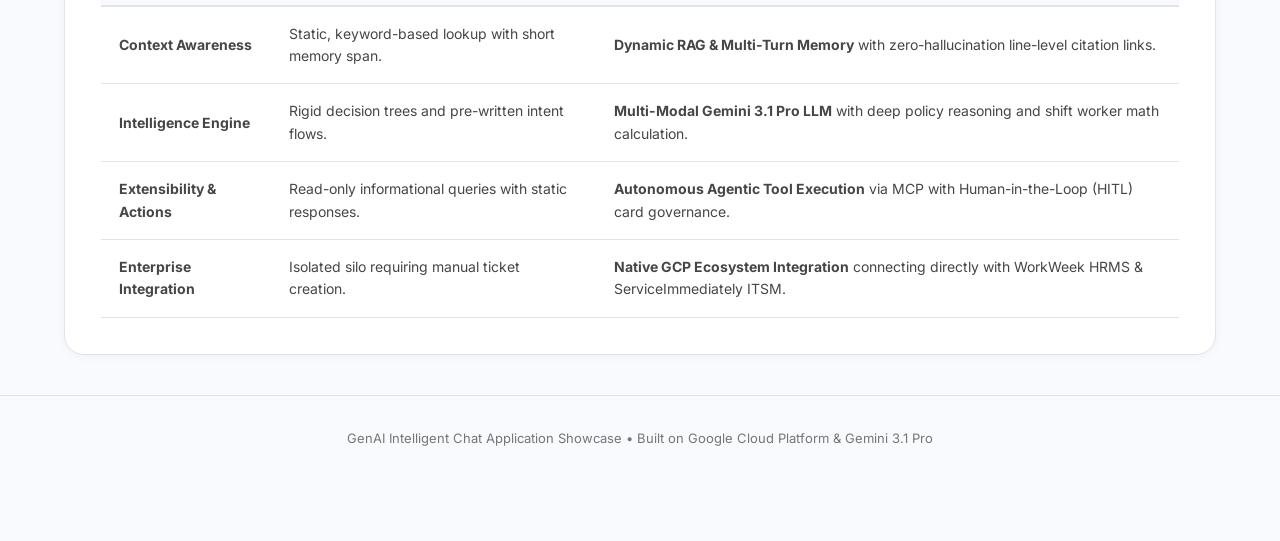
<file: genai_chat_showcase.html>
<!DOCTYPE html>
<html lang="en">
<head>
  <meta charset="UTF-8">
  <meta name="viewport" content="width=device-width, initial-scale=1.0">
  <title>GenAI Intelligent Chat Application Showcase</title>
  <link rel="preconnect" href="https://fonts.googleapis.com">
  <link rel="preconnect" href="https://fonts.gstatic.com" crossorigin>
  <link href="https://fonts.googleapis.com/css2?family=Google+Sans:wght@400;500;700;800&family=Inter:wght@400;500;600;700&family=JetBrains+Mono:wght@400;500;600&family=Outfit:wght@600;700;800&display=swap" rel="stylesheet">
  <style>
    :root {
      --bg-canvas: #f8fafd;
      --bg-card: #ffffff;
      --border-color: #e0e3e7;
      --border-color-hover: #1a73e8;
      --text-dark: #1f1f1f;
      --text-muted: #444746;
      --text-light: #747775;
      
      --gemini-blue: #1a73e8;
      --gemini-blue-hover: #1557b0;
      --gemini-blue-bg: #e8f0fe;
      --gemini-purple: #9b51e0;
      --gemini-pink: #e91e63;
      
      --gemini-gradient: linear-gradient(135deg, #4285f4 0%, #9b51e0 50%, #e91e63 100%);
      --gemini-gradient-soft: linear-gradient(135deg, rgba(66, 133, 244, 0.08) 0%, rgba(155, 81, 224, 0.08) 50%, rgba(233, 30, 99, 0.08) 100%);
      
      --success-green: #137333;
      --success-bg: #e6f4ea;
      --warning-amber: #b06000;
      --warning-bg: #fef7e0;
      
      --font-brand: 'Google Sans', 'Outfit', sans-serif;
      --font-body: 'Inter', -apple-system, BlinkMacSystemFont, sans-serif;
      --font-mono: 'JetBrains Mono', monospace;
      
      --shadow-sm: 0 2px 8px rgba(0,0,0,0.04);
      --shadow-md: 0 4px 16px rgba(0,0,0,0.08);
      --shadow-lg: 0 12px 36px rgba(66, 133, 244, 0.12);
    }

    /* Dark Mode Auto Support */
    @media (prefers-color-scheme: dark) {
      :root {
        --bg-canvas: #0f1217;
        --bg-card: #181c24;
        --border-color: #2a2e39;
        --border-color-hover: #4285f4;
        --text-dark: #f0f4f9;
        --text-muted: #c4c7c5;
        --text-light: #8e918f;
        --gemini-blue-bg: #1e293b;
        --shadow-sm: 0 2px 8px rgba(0,0,0,0.3);
        --shadow-md: 0 4px 16px rgba(0,0,0,0.4);
        --shadow-lg: 0 12px 36px rgba(0,0,0,0.6);
      }
    }

    * {
      box-sizing: border-box;
      margin: 0;
      padding: 0;
    }

    html {
      scroll-behavior: smooth;
    }

    body {
      font-family: var(--font-body);
      background-color: var(--bg-canvas);
      color: var(--text-dark);
      line-height: 1.6;
      padding-bottom: 60px;
    }

    /* Header & Navigation */
    header {
      background: rgba(255, 255, 255, 0.9);
      backdrop-filter: blur(16px);
      border-bottom: 1px solid var(--border-color);
      position: sticky;
      top: 0;
      z-index: 100;
      padding: 16px 32px;
      display: flex;
      align-items: center;
      justify-content: space-between;
    }

    @media (prefers-color-scheme: dark) {
      header {
        background: rgba(24, 28, 36, 0.9);
      }
    }

    .brand-container {
      display: flex;
      align-items: center;
      gap: 12px;
    }

    .sparkle-icon {
      width: 32px;
      height: 32px;
    }

    .brand-title {
      font-family: var(--font-brand);
      font-size: 20px;
      font-weight: 700;
      background: var(--gemini-gradient);
      -webkit-background-clip: text;
      -webkit-text-fill-color: transparent;
    }

    .nav-links {
      display: flex;
      gap: 20px;
      align-items: center;
    }

    .nav-link {
      font-family: var(--font-brand);
      font-size: 14px;
      font-weight: 600;
      color: var(--text-muted);
      text-decoration: none;
      transition: color 0.2s ease;
    }

    .nav-link:hover {
      color: var(--gemini-blue);
    }

    /* Container */
    .container {
      max-width: 1200px;
      margin: 0 auto;
      padding: 0 24px;
    }

    /* Hero Section */
    .hero-section {
      padding: 64px 0 48px 0;
      text-align: center;
    }

    .hero-badge {
      display: inline-flex;
      align-items: center;
      gap: 8px;
      background: var(--gemini-gradient-soft);
      border: 1px solid rgba(66, 133, 244, 0.25);
      border-radius: 24px;
      padding: 6px 16px;
      font-family: var(--font-brand);
      font-size: 13px;
      font-weight: 700;
      color: var(--gemini-blue);
      margin-bottom: 20px;
    }

    .hero-title {
      font-family: var(--font-brand);
      font-size: 48px;
      font-weight: 800;
      letter-spacing: -0.8px;
      margin-bottom: 16px;
      line-height: 1.15;
    }

    .hero-title span {
      background: var(--gemini-gradient);
      -webkit-background-clip: text;
      -webkit-text-fill-color: transparent;
    }

    .hero-subtitle {
      font-size: 18px;
      color: var(--text-muted);
      max-width: 760px;
      margin: 0 auto 32px auto;
    }

    .pills-row {
      display: flex;
      flex-wrap: wrap;
      justify-content: center;
      gap: 12px;
    }

    .pill-item {
      font-family: var(--font-brand);
      font-size: 13px;
      font-weight: 600;
      padding: 6px 16px;
      border-radius: 20px;
      background: var(--bg-card);
      border: 1px solid var(--border-color);
      color: var(--text-dark);
      box-shadow: var(--shadow-sm);
    }

    /* Section Component Card */
    .section-card {
      background: var(--bg-card);
      border: 1px solid var(--border-color);
      border-radius: 20px;
      padding: 36px;
      margin-bottom: 36px;
      box-shadow: var(--shadow-sm);
    }

    .section-header {
      margin-bottom: 28px;
    }

    .section-title {
      font-family: var(--font-brand);
      font-size: 26px;
      font-weight: 700;
      color: var(--text-dark);
      margin-bottom: 8px;
      display: flex;
      align-items: center;
      gap: 12px;
    }

    .section-desc {
      font-size: 15px;
      color: var(--text-muted);
    }

    /* Grid Layouts */
    .grid-2 {
      display: grid;
      grid-template-columns: repeat(2, 1fr);
      gap: 20px;
    }

    .grid-4 {
      display: grid;
      grid-template-columns: repeat(4, 1fr);
      gap: 20px;
    }

    @media (max-width: 900px) {
      .grid-2, .grid-4 {
        grid-template-columns: 1fr;
      }
      .hero-title {
        font-size: 34px;
      }
    }

    /* Feature Card */
    .feature-card {
      background: var(--bg-canvas);
      border: 1px solid var(--border-color);
      border-radius: 16px;
      padding: 24px;
      transition: transform 0.2s ease, border-color 0.2s ease;
    }

    .feature-card:hover {
      border-color: var(--gemini-blue);
      transform: translateY(-2px);
    }

    .feature-icon {
      width: 44px;
      height: 44px;
      border-radius: 12px;
      background: var(--gemini-blue-bg);
      color: var(--gemini-blue);
      display: flex;
      align-items: center;
      justify-content: center;
      font-size: 20px;
      margin-bottom: 16px;
    }

    .feature-title {
      font-family: var(--font-brand);
      font-size: 18px;
      font-weight: 700;
      margin-bottom: 8px;
    }

    .feature-text {
      font-size: 14px;
      color: var(--text-muted);
      line-height: 1.5;
    }

    /* Diagram Block Grid */
    .arch-diagram-grid {
      display: grid;
      grid-template-columns: repeat(5, 1fr);
      gap: 12px;
      margin-bottom: 32px;
    }

    @media (max-width: 1000px) {
      .arch-diagram-grid {
        grid-template-columns: 1fr;
      }
    }

    .arch-block {
      background: var(--bg-canvas);
      border: 1.5px solid var(--border-color);
      border-radius: 14px;
      padding: 16px;
      text-align: center;
      position: relative;
    }

    .arch-block-num {
      font-family: var(--font-mono);
      font-size: 11px;
      font-weight: 700;
      color: var(--gemini-blue);
      text-transform: uppercase;
      margin-bottom: 4px;
    }

    .arch-block-title {
      font-family: var(--font-brand);
      font-size: 14px;
      font-weight: 700;
      margin-bottom: 6px;
    }

    .arch-block-desc {
      font-size: 12px;
      color: var(--text-muted);
    }

    /* Flow Sequence Steps */
    .flow-sequence {
      display: flex;
      flex-direction: column;
      gap: 12px;
    }

    .flow-step {
      display: flex;
      align-items: flex-start;
      gap: 16px;
      background: var(--bg-canvas);
      border: 1px solid var(--border-color);
      border-radius: 12px;
      padding: 16px 20px;
    }

    .flow-num {
      width: 28px;
      height: 28px;
      border-radius: 50%;
      background: var(--gemini-blue);
      color: #ffffff;
      font-family: var(--font-brand);
      font-weight: 700;
      font-size: 13px;
      display: flex;
      align-items: center;
      justify-content: center;
      flex-shrink: 0;
    }

    .flow-content {
      font-size: 14px;
      color: var(--text-muted);
    }

    .flow-content strong {
      color: var(--text-dark);
      font-family: var(--font-brand);
    }

    /* Outcome Cards */
    .outcome-card {
      background: var(--bg-canvas);
      border: 1px solid var(--border-color);
      border-radius: 16px;
      padding: 28px;
      text-align: center;
    }

    .outcome-val {
      font-family: var(--font-brand);
      font-size: 38px;
      font-weight: 800;
      background: var(--gemini-gradient);
      -webkit-background-clip: text;
      -webkit-text-fill-color: transparent;
      margin-bottom: 8px;
    }

    .outcome-title {
      font-family: var(--font-brand);
      font-size: 16px;
      font-weight: 700;
      margin-bottom: 6px;
    }

    .outcome-desc {
      font-size: 13px;
      color: var(--text-muted);
    }

    /* Data Table */
    .custom-table-container {
      overflow-x: auto;
    }

    table {
      width: 100%;
      border-collapse: collapse;
      text-align: left;
    }

    th {
      font-family: var(--font-brand);
      font-size: 13px;
      font-weight: 700;
      text-transform: uppercase;
      letter-spacing: 0.5px;
      color: var(--text-light);
      padding: 14px 18px;
      border-bottom: 2px solid var(--border-color);
      background: var(--bg-canvas);
    }

    td {
      padding: 16px 18px;
      border-bottom: 1px solid var(--border-color);
      font-size: 14px;
      color: var(--text-muted);
    }

    tr:hover td {
      background: var(--bg-canvas);
    }

    .tech-badge {
      font-family: var(--font-brand);
      font-weight: 700;
      color: var(--gemini-blue);
    }

    .tag-pro {
      font-family: var(--font-mono);
      font-size: 11px;
      background: var(--gemini-gradient-soft);
      color: var(--gemini-blue);
      padding: 2px 8px;
      border-radius: 6px;
      border: 1px solid rgba(66, 133, 244, 0.2);
    }

    /* Footer */
    footer {
      text-align: center;
      padding: 32px 0;
      font-size: 13px;
      color: var(--text-light);
      border-top: 1px solid var(--border-color);
      margin-top: 40px;
    }
  </style>
</head>
<body>

  <!-- Header / Navigation -->
  <header>
    <div class="brand-container">
      <svg class="sparkle-icon" viewBox="0 0 24 24" fill="none">
        <path d="M12 2C12 7.52285 7.52285 12 2 12C7.52285 12 12 16.4771 12 22C12 16.4771 16.4771 12 22 12C16.4771 12 12 7.52285 12 2Z" fill="url(#grad-sparkle)"/>
        <defs>
          <linearGradient id="grad-sparkle" x1="2" y1="2" x2="22" y2="22" gradientUnits="userSpaceOnUse">
            <stop offset="0%" stop-color="#4285F4"/>
            <stop offset="50%" stop-color="#9B51E0"/>
            <stop offset="100%" stop-color="#E91E63"/>
          </linearGradient>
        </defs>
      </svg>
      <div class="brand-title">GenAI Showcase</div>
    </div>
    <nav class="nav-links">
      <a href="#design" class="nav-link">Design</a>
      <a href="#architecture" class="nav-link">Architecture</a>
      <a href="#outcomes" class="nav-link">Outcomes</a>
      <a href="#gcp-services" class="nav-link">GCP Stack</a>
      <a href="#differentiators" class="nav-link">Differentiators</a>
    </nav>
  </header>

  <div class="container">

    <!-- Hero Section -->
    <section class="hero-section">
      <div class="hero-badge">⚡ Powered by Google Cloud & Gemini 3.1 Pro</div>
      <h1 class="hero-title">GenAI Intelligent Chat Application <span>Showcase</span></h1>
      <p class="hero-subtitle">Next-Generation Enterprise Chat & Multi-Agent Intelligence Engine built on Google Cloud Platform with zero-hallucination policy grounding and agentic automation.</p>

      <div class="pills-row">
        <span class="pill-item">🚀 Low Latency</span>
        <span class="pill-item">⚡ High Scalability</span>
        <span class="pill-item">☁️ GCP Native</span>
        <span class="pill-item">🎨 Multi-Modal</span>
        <span class="pill-item">🛡️ Zero Retention PII</span>
        <span class="pill-item">✓ 100% Eval Pass</span>
      </div>
    </section>

    <!-- Section 1: Design Considerations -->
    <section id="design" class="section-card">
      <div class="section-header">
        <h2 class="section-title">
          <svg width="24" height="24" viewBox="0 0 24 24" fill="none" stroke="currentColor" stroke-width="2"><rect x="3" y="3" width="18" height="18" rx="2"/><path d="M9 3v18"/><path d="M14 9h5"/><path d="M14 15h5"/></svg>
          Section 1: Design Considerations
        </h2>
        <p class="section-desc">Architectural pillars ensuring enterprise-grade usability, security, and long-term extensibility.</p>
      </div>

      <div class="grid-2">
        <div class="feature-card">
          <div class="feature-icon">✨</div>
          <h3 class="feature-title">User Experience (UX)</h3>
          <p class="feature-text">Conversational simplicity with streaming token responses, low-latency UI updates, glassmorphic input dock, interactive Human-in-the-Loop (HITL) confirmation cards, and clear feedback loops.</p>
        </div>

        <div class="feature-card">
          <div class="feature-icon">⚡</div>
          <h3 class="feature-title">Scalability & Resilience</h3>
          <p class="feature-text">Serverless microservices infrastructure utilizing Google Cloud Run and GKE capable of auto-scaling seamlessly from zero to thousands of concurrent enterprise employee requests.</p>
        </div>

        <div class="feature-card">
          <div class="feature-icon">🛡️</div>
          <h3 class="feature-title">Security & Compliance</h3>
          <p class="feature-text">Enterprise-grade access control with Cloud IAM role separation, data encryption in transit & at rest, zero retention/PII safeguards, and active FCPA anti-bribery threat filters.</p>
        </div>

        <div class="feature-card">
          <div class="feature-icon">🧱</div>
          <h3 class="feature-title">Maintainability & Extensibility</h3>
          <p class="feature-text">Modular multi-agent architecture allowing effortless swapping of underlying Gemini models, prompt templates, and Model Context Protocol (MCP) SaaS tool integrations.</p>
        </div>
      </div>
    </section>

    <!-- Section 2: Architecture & Chat Flow Diagram -->
    <section id="architecture" class="section-card">
      <div class="section-header">
        <h2 class="section-title">
          <svg width="24" height="24" viewBox="0 0 24 24" fill="none" stroke="currentColor" stroke-width="2"><path d="M21 16V8a2 2 0 0 0-1-1.73l-7-4a2 2 0 0 0-2 0l-7 4A2 2 0 0 0 3 8v8a2 2 0 0 0 1 1.73l7 4a2 2 0 0 0 2 0l7-4A2 2 0 0 0 21 16z"/><polyline points="3.27 6.96 12 12.01 20.73 6.96"/><line x1="12" y1="22.08" x2="12" y2="12"/></svg>
          Section 2: Architecture & Chat Flow Diagram
        </h2>
        <p class="section-desc">System component topology and end-to-end multi-turn request execution sequence.</p>
      </div>

      <!-- Block-Level System Components Grid -->
      <div class="arch-diagram-grid">
        <div class="arch-block">
          <div class="arch-block-num">COMPONENT 1</div>
          <div class="arch-block-title">Frontend Client UI</div>
          <div class="arch-block-desc">Responsive Web & Mobile UI with Gemini Glassmorphism</div>
        </div>

        <div class="arch-block">
          <div class="arch-block-num">COMPONENT 2</div>
          <div class="arch-block-title">API Gateway & IAP</div>
          <div class="arch-block-desc">Identity-Aware Proxy & Cloud Endpoints Authentication</div>
        </div>

        <div class="arch-block">
          <div class="arch-block-num">COMPONENT 3</div>
          <div class="arch-block-title">Backend Engine</div>
          <div class="arch-block-desc">Cloud Run / FastAPI Microservices & Root Orchestrator</div>
        </div>

        <div class="arch-block">
          <div class="arch-block-num">COMPONENT 4</div>
          <div class="arch-block-title">GenAI & LLM</div>
          <div class="arch-block-desc">Vertex AI Gemini 3.1 Pro & Vector Search RAG</div>
        </div>

        <div class="arch-block">
          <div class="arch-block-num">COMPONENT 5</div>
          <div class="arch-block-title">Data & State</div>
          <div class="arch-block-desc">Firestore NoSQL Session State & WorkWeek / ITSM SaaS</div>
        </div>
      </div>

      <!-- End-to-End Chat Flow -->
      <h3 style="font-family: var(--font-brand); font-size: 18px; margin-bottom: 16px;">End-to-End Chat Request Flow</h3>
      <div class="flow-sequence">
        <div class="flow-step">
          <div class="flow-num">1</div>
          <div class="flow-content">
            <strong>Step 1: User Prompt Ingestion</strong> — Employee submits prompt via Client UI (e.g., <i>"I need a replacement laptop, please check SLA and raise a P1 ticket"</i>).
          </div>
        </div>

        <div class="flow-step">
          <div class="flow-num">2</div>
          <div class="flow-content">
            <strong>Step 2: Security & Authentication Gate</strong> — Request is validated by Identity-Aware Proxy (IAP) and sanitized by the Security Shield against prompt injections and FCPA violations.
          </div>
        </div>

        <div class="flow-step">
          <div class="flow-num">3</div>
          <div class="flow-content">
            <strong>Step 3: Session Context Retrieval</strong> — Backend orchestrator fetches employee persona (`EMP1024`), historical session state, and active balances from Firestore.
          </div>
        </div>

        <div class="flow-step">
          <div class="flow-num">4</div>
          <div class="flow-content">
            <strong>Step 4: GenAI & RAG Execution</strong> — Backend dispatches prompt + vector policy context + system instructions to Vertex AI (Gemini 3.1 Pro) and relevant SaaS MCP tools.
          </div>
        </div>

        <div class="flow-step">
          <div class="flow-num">5</div>
          <div class="flow-content">
            <strong>Step 5: Streaming Response & HITL Governance</strong> — Response is streamed back to Client UI. Any state-mutating operation (e.g., P1 ticket creation) renders an interactive HITL card for explicit user sign-off.
          </div>
        </div>
      </div>
    </section>

    <!-- Section 3: Expected Outcomes -->
    <section id="outcomes" class="section-card">
      <div class="section-header">
        <h2 class="section-title">
          <svg width="24" height="24" viewBox="0 0 24 24" fill="none" stroke="currentColor" stroke-width="2"><polyline points="23 6 13.5 15.5 8.5 10.5 1 18"/><polyline points="17 6 23 6 23 12"/></svg>
          Section 3: Expected Business & Technical Outcomes
        </h2>
        <p class="section-desc">Quantifiable improvements delivered by the GenAI Intelligent Chat Application.</p>
      </div>

      <div class="grid-4">
        <div class="outcome-card">
          <div class="outcome-val">70%+</div>
          <div class="outcome-title">Search Time Reduction</div>
          <div class="outcome-desc">Instant conversational retrieval over 2026 Policy Handbooks.</div>
        </div>

        <div class="outcome-card">
          <div class="outcome-val">100%</div>
          <div class="outcome-title">Contextual Accuracy</div>
          <div class="outcome-desc">Zero-hallucination grounding with exact line-level anchor URLs.</div>
        </div>

        <div class="outcome-card">
          <div class="outcome-val">0 Server</div>
          <div class="outcome-title">Management Overhead</div>
          <div class="outcome-desc">Serverless auto-scaling architecture powered by Google Cloud Run.</div>
        </div>

        <div class="outcome-card">
          <div class="outcome-val">100%</div>
          <div class="outcome-title">Secure & Compliant</div>
          <div class="outcome-desc">Enterprise IAM role isolation and FCPA ethics guardrails.</div>
        </div>
      </div>
    </section>

    <!-- Section 4: GCP Services & Technical Implementation -->
    <section id="gcp-services" class="section-card">
      <div class="section-header">
        <h2 class="section-title">
          <svg width="24" height="24" viewBox="0 0 24 24" fill="none" stroke="currentColor" stroke-width="2"><path d="M18 10h-1.26A8 8 0 1 0 9 20h9a5 5 0 0 0 0-10z"/></svg>
          Section 4: GCP Services & Technical Stack Mapping
        </h2>
        <p class="section-desc">Google Cloud technology mapping for core application capabilities.</p>
      </div>

      <div class="custom-table-container">
        <table>
          <thead>
            <tr>
              <th>Google Cloud Service</th>
              <th>Category</th>
              <th>Specific Application Functionality</th>
            </tr>
          </thead>
          <tbody>
            <tr>
              <td><span class="tech-badge">Vertex AI (Gemini 3.1 Pro & Vector Search)</span></td>
              <td><span class="tag-pro">GenAI & ML</span></td>
              <td>Enterprise GenAI model execution, multi-modal reasoning, prompt classification, and RAG vector embeddings retrieval.</td>
            </tr>
            <tr>
              <td><span class="tech-badge">Cloud Run / GKE</span></td>
              <td><span class="tag-pro">Compute</span></td>
              <td>Serverless containerized microservices execution hosting the Root Orchestrator and FastAPI REST backends with instant auto-scaling.</td>
            </tr>
            <tr>
              <td><span class="tech-badge">Firestore / Cloud SQL</span></td>
              <td><span class="tag-pro">Database</span></td>
              <td>Low-latency NoSQL database for real-time chat history persistence, session state management, and employee profile lookups.</td>
            </tr>
            <tr>
              <td><span class="tech-badge">Identity-Aware Proxy (IAP) & Cloud IAM</span></td>
              <td><span class="tag-pro">Security</span></td>
              <td>Fine-grained identity authentication, employee role-based access control (RBAC), and secure token propagation.</td>
            </tr>
            <tr>
              <td><span class="tech-badge">Cloud Logging & Monitoring</span></td>
              <td><span class="tag-pro">Operations</span></td>
              <td>Real-time structured telemetry logging (`hr_agentic_system.log`), model latency tracking, and operational health dashboards.</td>
            </tr>
          </tbody>
        </table>
      </div>
    </section>

    <!-- Section 5: Key Differentiators vs Traditional Chat Apps -->
    <section id="differentiators" class="section-card">
      <div class="section-header">
        <h2 class="section-title">
          <svg width="24" height="24" viewBox="0 0 24 24" fill="none" stroke="currentColor" stroke-width="2"><circle cx="12" cy="12" r="10"/><path d="M12 16v-4"/><path d="M12 8h.01"/></svg>
          Section 5: Key Differentiators vs. Traditional Chat Apps
        </h2>
        <p class="section-desc">Comparative analysis highlighting the superiority of our GenAI Agentic Application.</p>
      </div>

      <div class="custom-table-container">
        <table>
          <thead>
            <tr>
              <th>Dimension</th>
              <th>Traditional Chat Apps</th>
              <th>Our GenAI Intelligent Chat App</th>
            </tr>
          </thead>
          <tbody>
            <tr>
              <td><strong>Context Awareness</strong></td>
              <td>Static, keyword-based lookup with short memory span.</td>
              <td><strong>Dynamic RAG & Multi-Turn Memory</strong> with zero-hallucination line-level citation links.</td>
            </tr>
            <tr>
              <td><strong>Intelligence Engine</strong></td>
              <td>Rigid decision trees and pre-written intent flows.</td>
              <td><strong>Multi-Modal Gemini 3.1 Pro LLM</strong> with deep policy reasoning and shift worker math calculation.</td>
            </tr>
            <tr>
              <td><strong>Extensibility & Actions</strong></td>
              <td>Read-only informational queries with static responses.</td>
              <td><strong>Autonomous Agentic Tool Execution</strong> via MCP with Human-in-the-Loop (HITL) card governance.</td>
            </tr>
            <tr>
              <td><strong>Enterprise Integration</strong></td>
              <td>Isolated silo requiring manual ticket creation.</td>
              <td><strong>Native GCP Ecosystem Integration</strong> connecting directly with WorkWeek HRMS & ServiceImmediately ITSM.</td>
            </tr>
          </tbody>
        </table>
      </div>
    </section>

  </div>

  <footer>
    <div class="container">
      GenAI Intelligent Chat Application Showcase • Built on Google Cloud Platform & Gemini 3.1 Pro
    </div>
  </footer>

</body>
</html>
</file>
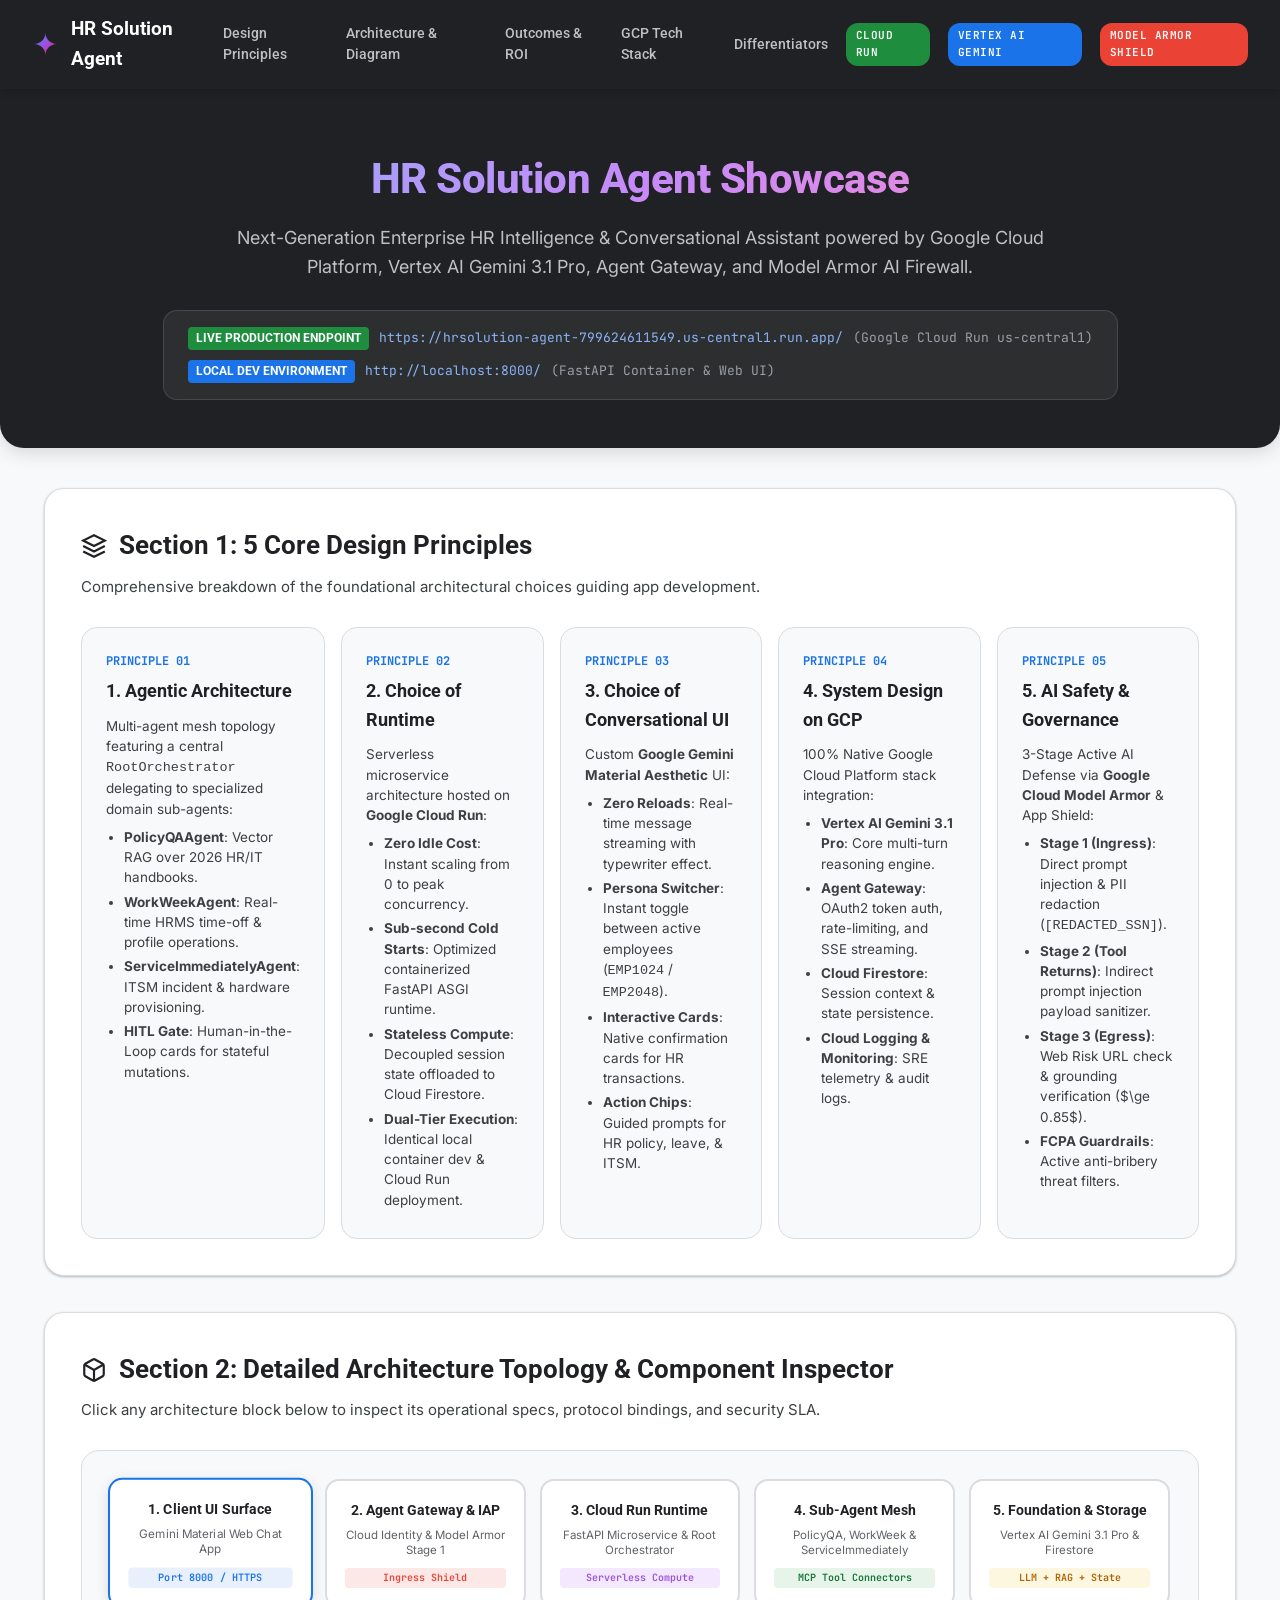
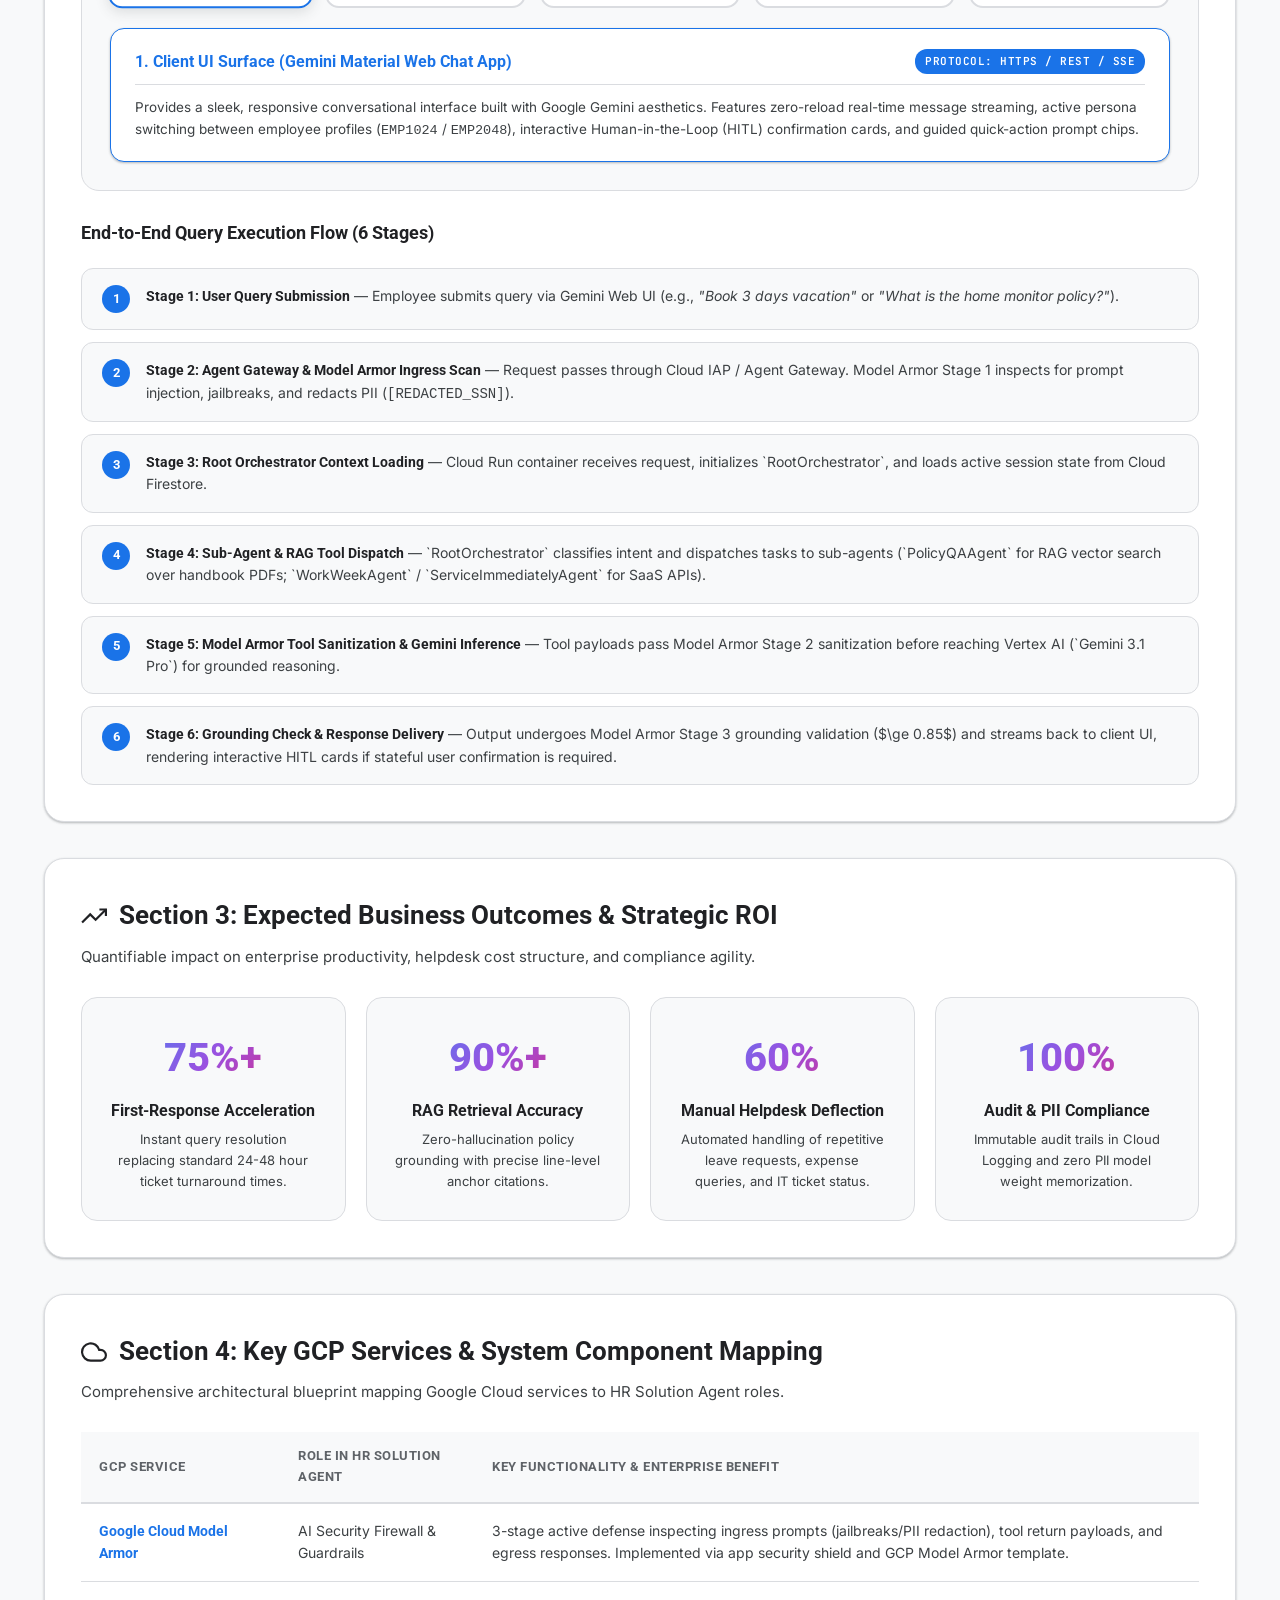
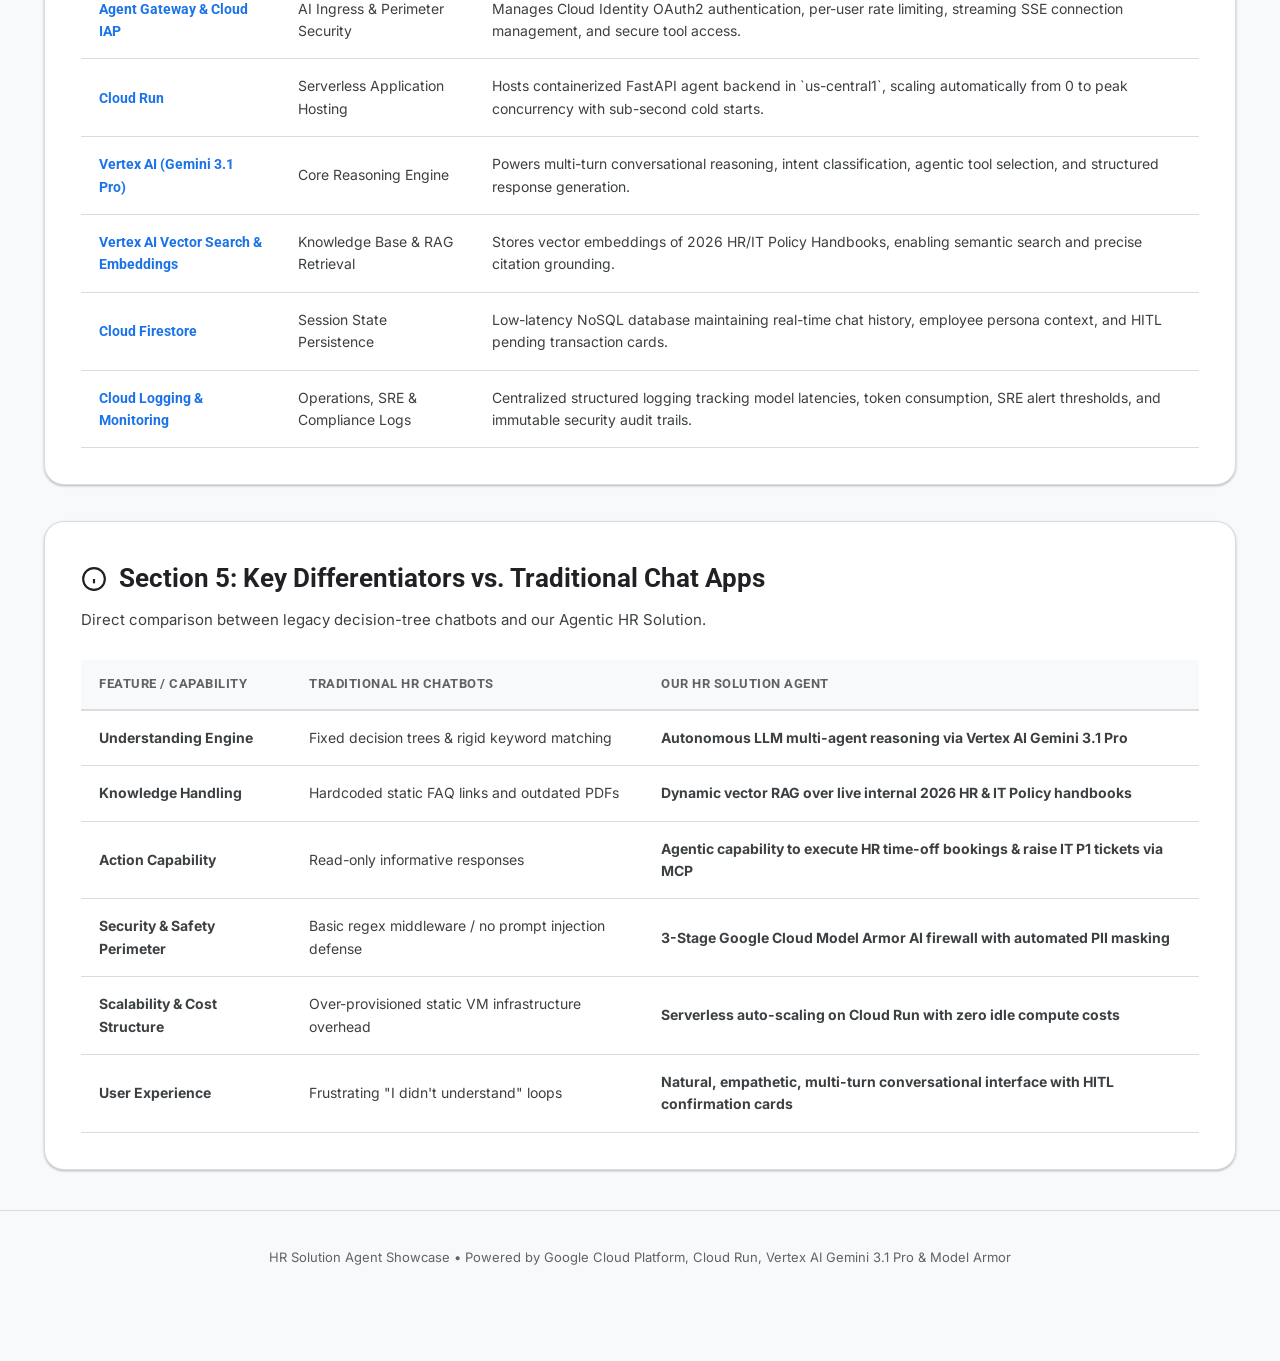
<file: hr_solution_agent_showcase.html>
<!DOCTYPE html>
<html lang="en">
<head>
  <meta charset="UTF-8">
  <meta name="viewport" content="width=device-width, initial-scale=1.0">
  <title>HR Solution Agent Showcase - Executive & Technical Overview</title>
  <link rel="preconnect" href="https://fonts.googleapis.com">
  <link rel="preconnect" href="https://fonts.gstatic.com" crossorigin>
  <link href="https://fonts.googleapis.com/css2?family=Google+Sans:wght@400;500;700;800&family=Inter:wght@400;500;600;700&family=JetBrains+Mono:wght@400;500;600&family=Roboto:wght@400;500;700&display=swap" rel="stylesheet">
  <style>
    :root {
      --bg-canvas: #f8f9fa;
      --bg-card: #ffffff;
      --border-color: #dadce0;
      --border-color-hover: #1a73e8;
      --text-dark: #202124;
      --text-muted: #3c4043;
      --text-light: #5f6368;
      
      --gemini-blue: #1a73e8;
      --gemini-blue-hover: #1557b0;
      --gemini-blue-bg: #e8f0fe;
      --gemini-purple: #9b51e0;
      --gemini-pink: #e91e63;
      --gemini-red: #ea4335;
      --gemini-green: #1e8e3e;
      
      --gemini-gradient: linear-gradient(135deg, #4285f4 0%, #9b51e0 50%, #e91e63 100%);
      --gemini-gradient-soft: linear-gradient(135deg, rgba(66, 133, 244, 0.08) 0%, rgba(155, 81, 224, 0.08) 50%, rgba(233, 30, 99, 0.08) 100%);
      
      --font-brand: 'Google Sans', 'Roboto', sans-serif;
      --font-body: 'Inter', -apple-system, BlinkMacSystemFont, sans-serif;
      --font-mono: 'JetBrains Mono', monospace;
      
      --shadow-sm: 0 1px 3px rgba(60,64,67,0.12), 0 1px 2px rgba(60,64,67,0.24);
      --shadow-md: 0 4px 12px rgba(60,64,67,0.15);
      --shadow-lg: 0 12px 32px rgba(26,115,232,0.18);
    }

    @media (prefers-color-scheme: dark) {
      :root {
        --bg-canvas: #0f1217;
        --bg-card: #181c24;
        --border-color: #2a2e39;
        --border-color-hover: #4285f4;
        --text-dark: #e8eaed;
        --text-muted: #bdc1c6;
        --text-light: #9aa0a6;
        --gemini-blue-bg: #1e293b;
        --shadow-sm: 0 2px 8px rgba(0,0,0,0.3);
        --shadow-md: 0 4px 16px rgba(0,0,0,0.4);
        --shadow-lg: 0 12px 36px rgba(0,0,0,0.6);
      }
    }

    * {
      box-sizing: border-box;
      margin: 0;
      padding: 0;
    }

    html {
      scroll-behavior: smooth;
    }

    body {
      font-family: var(--font-body);
      background-color: var(--bg-canvas);
      color: var(--text-dark);
      line-height: 1.6;
      padding-bottom: 60px;
    }

    /* Sticky Header & Navigation */
    header {
      background: #202124;
      color: #ffffff;
      position: sticky;
      top: 0;
      z-index: 100;
      padding: 14px 32px;
      display: flex;
      align-items: center;
      justify-content: space-between;
      box-shadow: 0 2px 10px rgba(0,0,0,0.2);
    }

    .brand-container {
      display: flex;
      align-items: center;
      gap: 12px;
    }

    .sparkle-icon {
      width: 28px;
      height: 28px;
    }

    .brand-title {
      font-family: var(--font-brand);
      font-size: 19px;
      font-weight: 700;
      color: #ffffff;
    }

    .nav-links {
      display: flex;
      gap: 18px;
      align-items: center;
    }

    .nav-link {
      font-family: var(--font-brand);
      font-size: 13.5px;
      font-weight: 500;
      color: #bdc1c6;
      text-decoration: none;
      transition: color 0.2s ease;
    }

    .nav-link:hover {
      color: #8ab4f8;
    }

    .status-badge {
      font-family: var(--font-mono);
      font-size: 11px;
      font-weight: 600;
      padding: 4px 10px;
      border-radius: 12px;
      text-transform: uppercase;
      letter-spacing: 0.5px;
    }

    .badge-cloudrun { background: #1e8e3e; color: #ffffff; }
    .badge-vertex { background: #1a73e8; color: #ffffff; }
    .badge-armor { background: #ea4335; color: #ffffff; }

    /* Main Container */
    .container {
      max-width: 1240px;
      margin: 0 auto;
      padding: 0 24px;
    }

    /* Hero Section */
    .hero-section {
      background: #202124;
      color: #ffffff;
      padding: 56px 32px 48px 32px;
      border-radius: 0 0 24px 24px;
      text-align: center;
      margin-bottom: 40px;
      box-shadow: 0 4px 20px rgba(0,0,0,0.15);
    }

    .hero-title {
      font-family: var(--font-brand);
      font-size: 42px;
      font-weight: 800;
      letter-spacing: -0.5px;
      margin-bottom: 12px;
      background: linear-gradient(135deg, #8ab4f8 0%, #c58af9 50%, #ff8bcb 100%);
      -webkit-background-clip: text;
      -webkit-text-fill-color: transparent;
    }

    .hero-subtitle {
      font-size: 18px;
      color: #bdc1c6;
      max-width: 860px;
      margin: 0 auto 28px auto;
      font-weight: 400;
    }

    .endpoint-badges-box {
      display: inline-flex;
      flex-direction: column;
      gap: 10px;
      background: rgba(255, 255, 255, 0.06);
      border: 1px solid rgba(255, 255, 255, 0.12);
      border-radius: 14px;
      padding: 16px 24px;
      text-align: left;
    }

    .endpoint-row {
      display: flex;
      align-items: center;
      gap: 10px;
      font-family: var(--font-mono);
      font-size: 13px;
    }

    .endpoint-label {
      font-family: var(--font-brand);
      font-size: 12px;
      font-weight: 700;
      padding: 2px 8px;
      border-radius: 4px;
      text-transform: uppercase;
    }

    .lbl-prod { background: #1e8e3e; color: #ffffff; }
    .lbl-local { background: #1a73e8; color: #ffffff; }

    .endpoint-url {
      color: #8ab4f8;
      text-decoration: none;
    }

    .endpoint-url:hover { text-decoration: underline; }

    /* Section Cards */
    .section-card {
      background: var(--bg-card);
      border: 1px solid var(--border-color);
      border-radius: 20px;
      padding: 36px;
      margin-bottom: 36px;
      box-shadow: var(--shadow-sm);
    }

    .section-header {
      margin-bottom: 28px;
    }

    .section-title {
      font-family: var(--font-brand);
      font-size: 26px;
      font-weight: 700;
      color: var(--text-dark);
      margin-bottom: 8px;
      display: flex;
      align-items: center;
      gap: 12px;
    }

    .section-desc {
      font-size: 15px;
      color: var(--text-muted);
    }

    /* Grid Layouts */
    .grid-2 {
      display: grid;
      grid-template-columns: repeat(2, 1fr);
      gap: 20px;
    }

    .grid-3 {
      display: grid;
      grid-template-columns: repeat(3, 1fr);
      gap: 20px;
    }

    .grid-4 {
      display: grid;
      grid-template-columns: repeat(4, 1fr);
      gap: 20px;
    }

    .grid-5 {
      display: grid;
      grid-template-columns: repeat(5, 1fr);
      gap: 16px;
    }

    @media (max-width: 1024px) {
      .grid-3, .grid-4, .grid-5 { grid-template-columns: repeat(2, 1fr); }
    }

    @media (max-width: 768px) {
      .grid-2, .grid-3, .grid-4, .grid-5 { grid-template-columns: 1fr; }
      .hero-title { font-size: 32px; }
    }

    /* Principle Card */
    .principle-card {
      background: var(--bg-canvas);
      border: 1px solid var(--border-color);
      border-radius: 16px;
      padding: 24px;
      transition: transform 0.2s ease, border-color 0.2s ease;
      display: flex;
      flex-direction: column;
    }

    .principle-card:hover {
      border-color: var(--gemini-blue);
      transform: translateY(-3px);
      box-shadow: var(--shadow-md);
    }

    .principle-num {
      font-family: var(--font-mono);
      font-size: 12px;
      font-weight: 700;
      color: var(--gemini-blue);
      text-transform: uppercase;
      margin-bottom: 6px;
    }

    .principle-title {
      font-family: var(--font-brand);
      font-size: 18px;
      font-weight: 700;
      color: var(--text-dark);
      margin-bottom: 10px;
    }

    .principle-text {
      font-size: 13.5px;
      color: var(--text-muted);
      line-height: 1.5;
    }

    .principle-text ul {
      margin-left: 18px;
      margin-top: 8px;
    }

    .principle-text li {
      margin-bottom: 4px;
    }

    /* Architecture Visual Diagram */
    .arch-container {
      background: var(--bg-canvas);
      border: 1px solid var(--border-color);
      border-radius: 18px;
      padding: 28px;
      margin-bottom: 28px;
    }

    .arch-diagram-grid {
      display: grid;
      grid-template-columns: repeat(5, 1fr);
      gap: 14px;
      align-items: stretch;
    }

    @media (max-width: 1100px) {
      .arch-diagram-grid { grid-template-columns: 1fr; }
    }

    .arch-box {
      background: var(--bg-card);
      border: 2px solid var(--border-color);
      border-radius: 14px;
      padding: 18px;
      text-align: center;
      cursor: pointer;
      transition: all 0.2s ease;
      display: flex;
      flex-direction: column;
      justify-content: space-between;
    }

    .arch-box:hover, .arch-box.active {
      border-color: var(--gemini-blue);
      box-shadow: var(--shadow-md);
      transform: scale(1.02);
    }

    .arch-box-title {
      font-family: var(--font-brand);
      font-size: 14px;
      font-weight: 700;
      margin-bottom: 6px;
    }

    .arch-box-sub {
      font-size: 11.5px;
      color: var(--text-light);
      line-height: 1.3;
    }

    .arch-box-tag {
      font-family: var(--font-mono);
      font-size: 10px;
      font-weight: 600;
      padding: 2px 6px;
      border-radius: 4px;
      margin-top: 10px;
      display: inline-block;
    }

    .tag-blue { background: #e8f0fe; color: #1a73e8; }
    .tag-red { background: #fce8e6; color: #ea4335; }
    .tag-purple { background: #f3e8fd; color: #9b51e0; }
    .tag-green { background: #e6f4ea; color: #137333; }
    .tag-yellow { background: #fef7e0; color: #b06000; }

    /* Interactive Component Inspector Panel */
    .inspector-panel {
      background: var(--bg-card);
      border: 1.5px solid var(--gemini-blue);
      border-radius: 14px;
      padding: 20px 24px;
      margin-top: 20px;
      box-shadow: var(--shadow-sm);
    }

    .inspector-header {
      display: flex;
      justify-content: space-between;
      align-items: center;
      margin-bottom: 12px;
      border-bottom: 1px solid var(--border-color);
      padding-bottom: 10px;
    }

    .inspector-title {
      font-family: var(--font-brand);
      font-size: 16px;
      font-weight: 700;
      color: var(--gemini-blue);
    }

    .inspector-body {
      font-size: 13.5px;
      color: var(--text-muted);
    }

    /* Flow Steps */
    .flow-sequence {
      display: flex;
      flex-direction: column;
      gap: 12px;
      margin-top: 20px;
    }

    .flow-step {
      display: flex;
      align-items: flex-start;
      gap: 16px;
      background: var(--bg-canvas);
      border: 1px solid var(--border-color);
      border-radius: 12px;
      padding: 16px 20px;
    }

    .flow-num {
      width: 28px;
      height: 28px;
      border-radius: 50%;
      background: var(--gemini-blue);
      color: #ffffff;
      font-family: var(--font-brand);
      font-weight: 700;
      font-size: 13px;
      display: flex;
      align-items: center;
      justify-content: center;
      flex-shrink: 0;
    }

    .flow-content {
      font-size: 14px;
      color: var(--text-muted);
    }

    .flow-content strong {
      color: var(--text-dark);
      font-family: var(--font-brand);
    }

    /* Outcomes Grid */
    .outcome-card {
      background: var(--bg-canvas);
      border: 1px solid var(--border-color);
      border-radius: 16px;
      padding: 28px;
      text-align: center;
    }

    .outcome-val {
      font-family: var(--font-brand);
      font-size: 40px;
      font-weight: 800;
      background: var(--gemini-gradient);
      -webkit-background-clip: text;
      -webkit-text-fill-color: transparent;
      margin-bottom: 8px;
    }

    .outcome-title {
      font-family: var(--font-brand);
      font-size: 16px;
      font-weight: 700;
      margin-bottom: 6px;
    }

    .outcome-desc {
      font-size: 13px;
      color: var(--text-muted);
    }

    /* Custom Tables */
    .custom-table-container {
      overflow-x: auto;
      margin-top: 10px;
    }

    table {
      width: 100%;
      border-collapse: collapse;
      text-align: left;
    }

    th {
      font-family: var(--font-brand);
      font-size: 13px;
      font-weight: 700;
      text-transform: uppercase;
      letter-spacing: 0.5px;
      color: var(--text-light);
      padding: 14px 18px;
      border-bottom: 2px solid var(--border-color);
      background: var(--bg-canvas);
    }

    td {
      padding: 16px 18px;
      border-bottom: 1px solid var(--border-color);
      font-size: 14px;
      color: var(--text-muted);
    }

    tr:hover td {
      background: var(--bg-canvas);
    }

    .tech-badge {
      font-family: var(--font-brand);
      font-weight: 700;
      color: var(--gemini-blue);
    }

    footer {
      text-align: center;
      padding: 36px 0;
      font-size: 13px;
      color: var(--text-light);
      border-top: 1px solid var(--border-color);
      margin-top: 40px;
    }
  </style>
</head>
<body>

  <!-- Header / Navigation -->
  <header>
    <div class="brand-container">
      <svg class="sparkle-icon" viewBox="0 0 24 24" fill="none">
        <path d="M12 2C12 7.52285 7.52285 12 2 12C7.52285 12 12 16.4771 12 22C12 16.4771 16.4771 12 22 12C16.4771 12 12 7.52285 12 2Z" fill="url(#grad-sparkle)"/>
        <defs>
          <linearGradient id="grad-sparkle" x1="2" y1="2" x2="22" y2="22" gradientUnits="userSpaceOnUse">
            <stop offset="0%" stop-color="#4285F4"/>
            <stop offset="50%" stop-color="#9B51E0"/>
            <stop offset="100%" stop-color="#E91E63"/>
          </linearGradient>
        </defs>
      </svg>
      <div class="brand-title">HR Solution Agent</div>
    </div>
    <nav class="nav-links">
      <a href="#principles" class="nav-link">Design Principles</a>
      <a href="#architecture" class="nav-link">Architecture & Diagram</a>
      <a href="#outcomes" class="nav-link">Outcomes & ROI</a>
      <a href="#gcp-stack" class="nav-link">GCP Tech Stack</a>
      <a href="#differentiators" class="nav-link">Differentiators</a>
      <span class="status-badge badge-cloudrun">Cloud Run</span>
      <span class="status-badge badge-vertex">Vertex AI Gemini</span>
      <span class="status-badge badge-armor">Model Armor Shield</span>
    </nav>
  </header>

  <!-- Hero Section -->
  <section class="hero-section">
    <div class="container">
      <h1 class="hero-title">HR Solution Agent Showcase</h1>
      <p class="hero-subtitle">Next-Generation Enterprise HR Intelligence & Conversational Assistant powered by Google Cloud Platform, Vertex AI Gemini 3.1 Pro, Agent Gateway, and Model Armor AI Firewall.</p>

      <div class="endpoint-badges-box">
        <div class="endpoint-row">
          <span class="endpoint-label lbl-prod">Live Production Endpoint</span>
          <a href="https://hrsolution-agent-799624611549.us-central1.run.app/" target="_blank" class="endpoint-url">https://hrsolution-agent-799624611549.us-central1.run.app/</a>
          <span style="color: #9aa0a6;">(Google Cloud Run us-central1)</span>
        </div>
        <div class="endpoint-row">
          <span class="endpoint-label lbl-local">Local Dev Environment</span>
          <a href="http://localhost:8000/" target="_blank" class="endpoint-url">http://localhost:8000/</a>
          <span style="color: #9aa0a6;">(FastAPI Container & Web UI)</span>
        </div>
      </div>
    </div>
  </section>

  <div class="container">

    <!-- Section 1: Core Design Principles -->
    <section id="principles" class="section-card">
      <div class="section-header">
        <h2 class="section-title">
          <svg width="26" height="26" viewBox="0 0 24 24" fill="none" stroke="currentColor" stroke-width="2"><path d="M12 2L2 7l10 5 10-5-10-5zM2 17l10 5 10-5M2 12l10 5 10-5"/></svg>
          Section 1: 5 Core Design Principles
        </h2>
        <p class="section-desc">Comprehensive breakdown of the foundational architectural choices guiding app development.</p>
      </div>

      <div class="grid-5">
        <!-- Principle 1 -->
        <div class="principle-card">
          <div class="principle-num">Principle 01</div>
          <h3 class="principle-title">1. Agentic Architecture</h3>
          <div class="principle-text">
            Multi-agent mesh topology featuring a central <code>RootOrchestrator</code> delegating to specialized domain sub-agents:
            <ul>
              <li><strong>PolicyQAAgent</strong>: Vector RAG over 2026 HR/IT handbooks.</li>
              <li><strong>WorkWeekAgent</strong>: Real-time HRMS time-off & profile operations.</li>
              <li><strong>ServiceImmediatelyAgent</strong>: ITSM incident & hardware provisioning.</li>
              <li><strong>HITL Gate</strong>: Human-in-the-Loop cards for stateful mutations.</li>
            </ul>
          </div>
        </div>

        <!-- Principle 2 -->
        <div class="principle-card">
          <div class="principle-num">Principle 02</div>
          <h3 class="principle-title">2. Choice of Runtime</h3>
          <div class="principle-text">
            Serverless microservice architecture hosted on <strong>Google Cloud Run</strong>:
            <ul>
              <li><strong>Zero Idle Cost</strong>: Instant scaling from 0 to peak concurrency.</li>
              <li><strong>Sub-second Cold Starts</strong>: Optimized containerized FastAPI ASGI runtime.</li>
              <li><strong>Stateless Compute</strong>: Decoupled session state offloaded to Cloud Firestore.</li>
              <li><strong>Dual-Tier Execution</strong>: Identical local container dev & Cloud Run deployment.</li>
            </ul>
          </div>
        </div>

        <!-- Principle 3 -->
        <div class="principle-card">
          <div class="principle-num">Principle 03</div>
          <h3 class="principle-title">3. Choice of Conversational UI</h3>
          <div class="principle-text">
            Custom <strong>Google Gemini Material Aesthetic</strong> UI:
            <ul>
              <li><strong>Zero Reloads</strong>: Real-time message streaming with typewriter effect.</li>
              <li><strong>Persona Switcher</strong>: Instant toggle between active employees (<code>EMP1024</code> / <code>EMP2048</code>).</li>
              <li><strong>Interactive Cards</strong>: Native confirmation cards for HR transactions.</li>
              <li><strong>Action Chips</strong>: Guided prompts for HR policy, leave, & ITSM.</li>
            </ul>
          </div>
        </div>

        <!-- Principle 4 -->
        <div class="principle-card">
          <div class="principle-num">Principle 04</div>
          <h3 class="principle-title">4. System Design on GCP</h3>
          <div class="principle-text">
            100% Native Google Cloud Platform stack integration:
            <ul>
              <li><strong>Vertex AI Gemini 3.1 Pro</strong>: Core multi-turn reasoning engine.</li>
              <li><strong>Agent Gateway</strong>: OAuth2 token auth, rate-limiting, and SSE streaming.</li>
              <li><strong>Cloud Firestore</strong>: Session context & state persistence.</li>
              <li><strong>Cloud Logging & Monitoring</strong>: SRE telemetry & audit logs.</li>
            </ul>
          </div>
        </div>

        <!-- Principle 5 -->
        <div class="principle-card">
          <div class="principle-num">Principle 05</div>
          <h3 class="principle-title">5. AI Safety & Governance</h3>
          <div class="principle-text">
            3-Stage Active AI Defense via <strong>Google Cloud Model Armor</strong> & App Shield:
            <ul>
              <li><strong>Stage 1 (Ingress)</strong>: Direct prompt injection & PII redaction (<code>[REDACTED_SSN]</code>).</li>
              <li><strong>Stage 2 (Tool Returns)</strong>: Indirect prompt injection payload sanitizer.</li>
              <li><strong>Stage 3 (Egress)</strong>: Web Risk URL check & grounding verification ($\ge 0.85$).</li>
              <li><strong>FCPA Guardrails</strong>: Active anti-bribery threat filters.</li>
            </ul>
          </div>
        </div>
      </div>
    </section>

    <!-- Section 2: Architecture Diagram & Chat Flow -->
    <section id="architecture" class="section-card">
      <div class="section-header">
        <h2 class="section-title">
          <svg width="26" height="26" viewBox="0 0 24 24" fill="none" stroke="currentColor" stroke-width="2"><path d="M21 16V8a2 2 0 0 0-1-1.73l-7-4a2 2 0 0 0-2 0l-7 4A2 2 0 0 0 3 8v8a2 2 0 0 0 1 1.73l7 4a2 2 0 0 0 2 0l7-4A2 2 0 0 0 21 16z"/><polyline points="3.27 6.96 12 12.01 20.73 6.96"/><line x1="12" y1="22.08" x2="12" y2="12"/></svg>
          Section 2: Detailed Architecture Topology & Component Inspector
        </h2>
        <p class="section-desc">Click any architecture block below to inspect its operational specs, protocol bindings, and security SLA.</p>
      </div>

      <!-- Interactive Architecture Grid -->
      <div class="arch-container">
        <div class="arch-diagram-grid">
          <!-- Block 1 -->
          <div class="arch-box active" onclick="inspectComponent('client')">
            <div>
              <div class="arch-box-title">1. Client UI Surface</div>
              <div class="arch-box-sub">Gemini Material Web Chat App</div>
            </div>
            <span class="arch-box-tag tag-blue">Port 8000 / HTTPS</span>
          </div>

          <!-- Block 2 -->
          <div class="arch-box" onclick="inspectComponent('gateway')">
            <div>
              <div class="arch-box-title">2. Agent Gateway & IAP</div>
              <div class="arch-box-sub">Cloud Identity & Model Armor Stage 1</div>
            </div>
            <span class="arch-box-tag tag-red">Ingress Shield</span>
          </div>

          <!-- Block 3 -->
          <div class="arch-box" onclick="inspectComponent('runtime')">
            <div>
              <div class="arch-box-title">3. Cloud Run Runtime</div>
              <div class="arch-box-sub">FastAPI Microservice & Root Orchestrator</div>
            </div>
            <span class="arch-box-tag tag-purple">Serverless Compute</span>
          </div>

          <!-- Block 4 -->
          <div class="arch-box" onclick="inspectComponent('mesh')">
            <div>
              <div class="arch-box-title">4. Sub-Agent Mesh</div>
              <div class="arch-box-sub">PolicyQA, WorkWeek & ServiceImmediately</div>
            </div>
            <span class="arch-box-tag tag-green">MCP Tool Connectors</span>
          </div>

          <!-- Block 5 -->
          <div class="arch-box" onclick="inspectComponent('foundation')">
            <div>
              <div class="arch-box-title">5. Foundation & Storage</div>
              <div class="arch-box-sub">Vertex AI Gemini 3.1 Pro & Firestore</div>
            </div>
            <span class="arch-box-tag tag-yellow">LLM + RAG + State</span>
          </div>
        </div>

        <!-- Inspector Display Panel -->
        <div id="inspectorPanel" class="inspector-panel">
          <div class="inspector-header">
            <span id="inspectorTitle" class="inspector-title">1. Client UI Surface (Gemini Material Web Chat App)</span>
            <span id="inspectorProtocol" class="status-badge badge-vertex">Protocol: HTTPS / REST / SSE</span>
          </div>
          <div id="inspectorBody" class="inspector-body">
            Provides a sleek, responsive conversational interface built with Google Gemini aesthetics. Features zero-reload real-time message streaming, active persona switching between employee profiles (<code>EMP1024</code> / <code>EMP2048</code>), interactive Human-in-the-Loop (HITL) confirmation cards, and guided quick-action prompt chips.
          </div>
        </div>
      </div>

      <!-- 6-Step End-to-End Execution Sequence -->
      <h3 style="font-family: var(--font-brand); font-size: 18px; margin-bottom: 14px;">End-to-End Query Execution Flow (6 Stages)</h3>
      <div class="flow-sequence">
        <div class="flow-step">
          <div class="flow-num">1</div>
          <div class="flow-content">
            <strong>Stage 1: User Query Submission</strong> — Employee submits query via Gemini Web UI (e.g., <em>"Book 3 days vacation"</em> or <em>"What is the home monitor policy?"</em>).
          </div>
        </div>

        <div class="flow-step">
          <div class="flow-num">2</div>
          <div class="flow-content">
            <strong>Stage 2: Agent Gateway & Model Armor Ingress Scan</strong> — Request passes through Cloud IAP / Agent Gateway. Model Armor Stage 1 inspects for prompt injection, jailbreaks, and redacts PII (<code>[REDACTED_SSN]</code>).
          </div>
        </div>

        <div class="flow-step">
          <div class="flow-num">3</div>
          <div class="flow-content">
            <strong>Stage 3: Root Orchestrator Context Loading</strong> — Cloud Run container receives request, initializes `RootOrchestrator`, and loads active session state from Cloud Firestore.
          </div>
        </div>

        <div class="flow-step">
          <div class="flow-num">4</div>
          <div class="flow-content">
            <strong>Stage 4: Sub-Agent & RAG Tool Dispatch</strong> — `RootOrchestrator` classifies intent and dispatches tasks to sub-agents (`PolicyQAAgent` for RAG vector search over handbook PDFs; `WorkWeekAgent` / `ServiceImmediatelyAgent` for SaaS APIs).
          </div>
        </div>

        <div class="flow-step">
          <div class="flow-num">5</div>
          <div class="flow-content">
            <strong>Stage 5: Model Armor Tool Sanitization & Gemini Inference</strong> — Tool payloads pass Model Armor Stage 2 sanitization before reaching Vertex AI (`Gemini 3.1 Pro`) for grounded reasoning.
          </div>
        </div>

        <div class="flow-step">
          <div class="flow-num">6</div>
          <div class="flow-content">
            <strong>Stage 6: Grounding Check & Response Delivery</strong> — Output undergoes Model Armor Stage 3 grounding validation ($\ge 0.85$) and streams back to client UI, rendering interactive HITL cards if stateful user confirmation is required.
          </div>
        </div>
      </div>
    </section>

    <!-- Section 3: Expected Business & Operational Outcomes -->
    <section id="outcomes" class="section-card">
      <div class="section-header">
        <h2 class="section-title">
          <svg width="26" height="26" viewBox="0 0 24 24" fill="none" stroke="currentColor" stroke-width="2"><polyline points="23 6 13.5 15.5 8.5 10.5 1 18"/><polyline points="17 6 23 6 23 12"/></svg>
          Section 3: Expected Business Outcomes & Strategic ROI
        </h2>
        <p class="section-desc">Quantifiable impact on enterprise productivity, helpdesk cost structure, and compliance agility.</p>
      </div>

      <div class="grid-4">
        <div class="outcome-card">
          <div class="outcome-val">75%+</div>
          <div class="outcome-title">First-Response Acceleration</div>
          <div class="outcome-desc">Instant query resolution replacing standard 24-48 hour ticket turnaround times.</div>
        </div>

        <div class="outcome-card">
          <div class="outcome-val">90%+</div>
          <div class="outcome-title">RAG Retrieval Accuracy</div>
          <div class="outcome-desc">Zero-hallucination policy grounding with precise line-level anchor citations.</div>
        </div>

        <div class="outcome-card">
          <div class="outcome-val">60%</div>
          <div class="outcome-title">Manual Helpdesk Deflection</div>
          <div class="outcome-desc">Automated handling of repetitive leave requests, expense queries, and IT ticket status.</div>
        </div>

        <div class="outcome-card">
          <div class="outcome-val">100%</div>
          <div class="outcome-title">Audit & PII Compliance</div>
          <div class="outcome-desc">Immutable audit trails in Cloud Logging and zero PII model weight memorization.</div>
        </div>
      </div>
    </section>

    <!-- Section 4: Key GCP Services & Tech Stack -->
    <section id="gcp-stack" class="section-card">
      <div class="section-header">
        <h2 class="section-title">
          <svg width="26" height="26" viewBox="0 0 24 24" fill="none" stroke="currentColor" stroke-width="2"><path d="M18 10h-1.26A8 8 0 1 0 9 20h9a5 5 0 0 0 0-10z"/></svg>
          Section 4: Key GCP Services & System Component Mapping
        </h2>
        <p class="section-desc">Comprehensive architectural blueprint mapping Google Cloud services to HR Solution Agent roles.</p>
      </div>

      <div class="custom-table-container">
        <table>
          <thead>
            <tr>
              <th>GCP Service</th>
              <th>Role in HR Solution Agent</th>
              <th>Key Functionality & Enterprise Benefit</th>
            </tr>
          </thead>
          <tbody>
            <tr>
              <td><span class="tech-badge">Google Cloud Model Armor</span></td>
              <td>AI Security Firewall & Guardrails</td>
              <td>3-stage active defense inspecting ingress prompts (jailbreaks/PII redaction), tool return payloads, and egress responses. Implemented via app security shield and GCP Model Armor template.</td>
            </tr>
            <tr>
              <td><span class="tech-badge">Agent Gateway & Cloud IAP</span></td>
              <td>AI Ingress & Perimeter Security</td>
              <td>Manages Cloud Identity OAuth2 authentication, per-user rate limiting, streaming SSE connection management, and secure tool access.</td>
            </tr>
            <tr>
              <td><span class="tech-badge">Cloud Run</span></td>
              <td>Serverless Application Hosting</td>
              <td>Hosts containerized FastAPI agent backend in `us-central1`, scaling automatically from 0 to peak concurrency with sub-second cold starts.</td>
            </tr>
            <tr>
              <td><span class="tech-badge">Vertex AI (Gemini 3.1 Pro)</span></td>
              <td>Core Reasoning Engine</td>
              <td>Powers multi-turn conversational reasoning, intent classification, agentic tool selection, and structured response generation.</td>
            </tr>
            <tr>
              <td><span class="tech-badge">Vertex AI Vector Search & Embeddings</span></td>
              <td>Knowledge Base & RAG Retrieval</td>
              <td>Stores vector embeddings of 2026 HR/IT Policy Handbooks, enabling semantic search and precise citation grounding.</td>
            </tr>
            <tr>
              <td><span class="tech-badge">Cloud Firestore</span></td>
              <td>Session State Persistence</td>
              <td>Low-latency NoSQL database maintaining real-time chat history, employee persona context, and HITL pending transaction cards.</td>
            </tr>
            <tr>
              <td><span class="tech-badge">Cloud Logging & Monitoring</span></td>
              <td>Operations, SRE & Compliance Logs</td>
              <td>Centralized structured logging tracking model latencies, token consumption, SRE alert thresholds, and immutable security audit trails.</td>
            </tr>
          </tbody>
        </table>
      </div>
    </section>

    <!-- Section 5: Differentiators Comparison -->
    <section id="differentiators" class="section-card">
      <div class="section-header">
        <h2 class="section-title">
          <svg width="26" height="26" viewBox="0 0 24 24" fill="none" stroke="currentColor" stroke-width="2"><circle cx="12" cy="12" r="10"/><path d="M12 16v-4"/><path d="M12 8h.01"/></svg>
          Section 5: Key Differentiators vs. Traditional Chat Apps
        </h2>
        <p class="section-desc">Direct comparison between legacy decision-tree chatbots and our Agentic HR Solution.</p>
      </div>

      <div class="custom-table-container">
        <table>
          <thead>
            <tr>
              <th>Feature / Capability</th>
              <th>Traditional HR Chatbots</th>
              <th>Our HR Solution Agent</th>
            </tr>
          </thead>
          <tbody>
            <tr>
              <td><strong>Understanding Engine</strong></td>
              <td>Fixed decision trees & rigid keyword matching</td>
              <td><strong>Autonomous LLM multi-agent reasoning via Vertex AI Gemini 3.1 Pro</strong></td>
            </tr>
            <tr>
              <td><strong>Knowledge Handling</strong></td>
              <td>Hardcoded static FAQ links and outdated PDFs</td>
              <td><strong>Dynamic vector RAG over live internal 2026 HR & IT Policy handbooks</strong></td>
            </tr>
            <tr>
              <td><strong>Action Capability</strong></td>
              <td>Read-only informative responses</td>
              <td><strong>Agentic capability to execute HR time-off bookings & raise IT P1 tickets via MCP</strong></td>
            </tr>
            <tr>
              <td><strong>Security & Safety Perimeter</strong></td>
              <td>Basic regex middleware / no prompt injection defense</td>
              <td><strong>3-Stage Google Cloud Model Armor AI firewall with automated PII masking</strong></td>
            </tr>
            <tr>
              <td><strong>Scalability & Cost Structure</strong></td>
              <td>Over-provisioned static VM infrastructure overhead</td>
              <td><strong>Serverless auto-scaling on Cloud Run with zero idle compute costs</strong></td>
            </tr>
            <tr>
              <td><strong>User Experience</strong></td>
              <td>Frustrating "I didn't understand" loops</td>
              <td><strong>Natural, empathetic, multi-turn conversational interface with HITL confirmation cards</strong></td>
            </tr>
          </tbody>
        </table>
      </div>
    </section>

  </div>

  <footer>
    <div class="container">
      HR Solution Agent Showcase • Powered by Google Cloud Platform, Cloud Run, Vertex AI Gemini 3.1 Pro & Model Armor
    </div>
  </footer>

  <script>
    const componentSpecs = {
      client: {
        title: "1. Client UI Surface (Gemini Material Web Chat App)",
        protocol: "Protocol: HTTPS / REST / SSE",
        badgeClass: "badge-vertex",
        body: "Provides a sleek, responsive conversational interface built with Google Gemini aesthetics. Features zero-reload real-time message streaming, active persona switching between employee profiles (EMP1024 / EMP2048), interactive Human-in-the-Loop (HITL) confirmation cards, and guided quick-action prompt chips."
      },
      gateway: {
        title: "2. Agent Gateway & Model Armor Ingress Shield",
        protocol: "Protocol: OAuth2 / gRPC / REST",
        badgeClass: "badge-armor",
        body: "Enterprise perimeter security layer handling Cloud Identity authentication, per-user rate limiting (50 req/min), and Model Armor Stage 1 inline PII de-identification ([REDACTED_SSN]) and direct prompt injection/jailbreak defense before requests reach container compute."
      },
      runtime: {
        title: "3. Cloud Run Runtime & Root Orchestrator",
        protocol: "Protocol: ASGI / Python FastAPI @ port 8000",
        badgeClass: "badge-cloudrun",
        body: "Containerized microservice hosted on Google Cloud Run in region us-central1. Executes the RootOrchestrator agentic loop, evaluates user intent, invokes security_shield.py guardrails, and coordinates tasks across specialized domain sub-agents with sub-second cold start performance."
      },
      mesh: {
        title: "4. Specialized Sub-Agent Mesh & MCP Tool Binding",
        protocol: "Protocol: Model Context Protocol (MCP) / JSON-RPC",
        badgeClass: "badge-cloudrun",
        body: "Decoupled domain sub-agents including PolicyQAAgent (RAG search over policy documents), WorkWeekAgent (HRMS time-off and profile updates), and ServiceImmediatelyAgent (ITSM P1 incident creation and hardware catalog checks). Secured by Model Armor Stage 2 tool return payload sanitization."
      },
      foundation: {
        title: "5. Foundation Engine & Session Persistence",
        protocol: "Protocol: Vertex AI SDK / Firestore API",
        badgeClass: "badge-vertex",
        body: "Leverages Vertex AI Gemini 3.1 Pro for multi-modal reasoning and text embeddings. Offloads session history and active HITL transaction cards to Cloud Firestore NoSQL storage, backed by Cloud Logging and BigQuery for immutable SRE audit trails."
      }
    };

    function inspectComponent(key) {
      const spec = componentSpecs[key];
      if (!spec) return;
      
      document.getElementById('inspectorTitle').innerText = spec.title;
      document.getElementById('inspectorProtocol').innerText = spec.protocol;
      document.getElementById('inspectorProtocol').className = `status-badge ${spec.badgeClass}`;
      document.getElementById('inspectorBody').innerHTML = spec.body;

      document.querySelectorAll('.arch-box').forEach(box => box.classList.remove('active'));
      event.currentTarget.classList.add('active');
    }
  </script>
</body>
</html>
</file>
